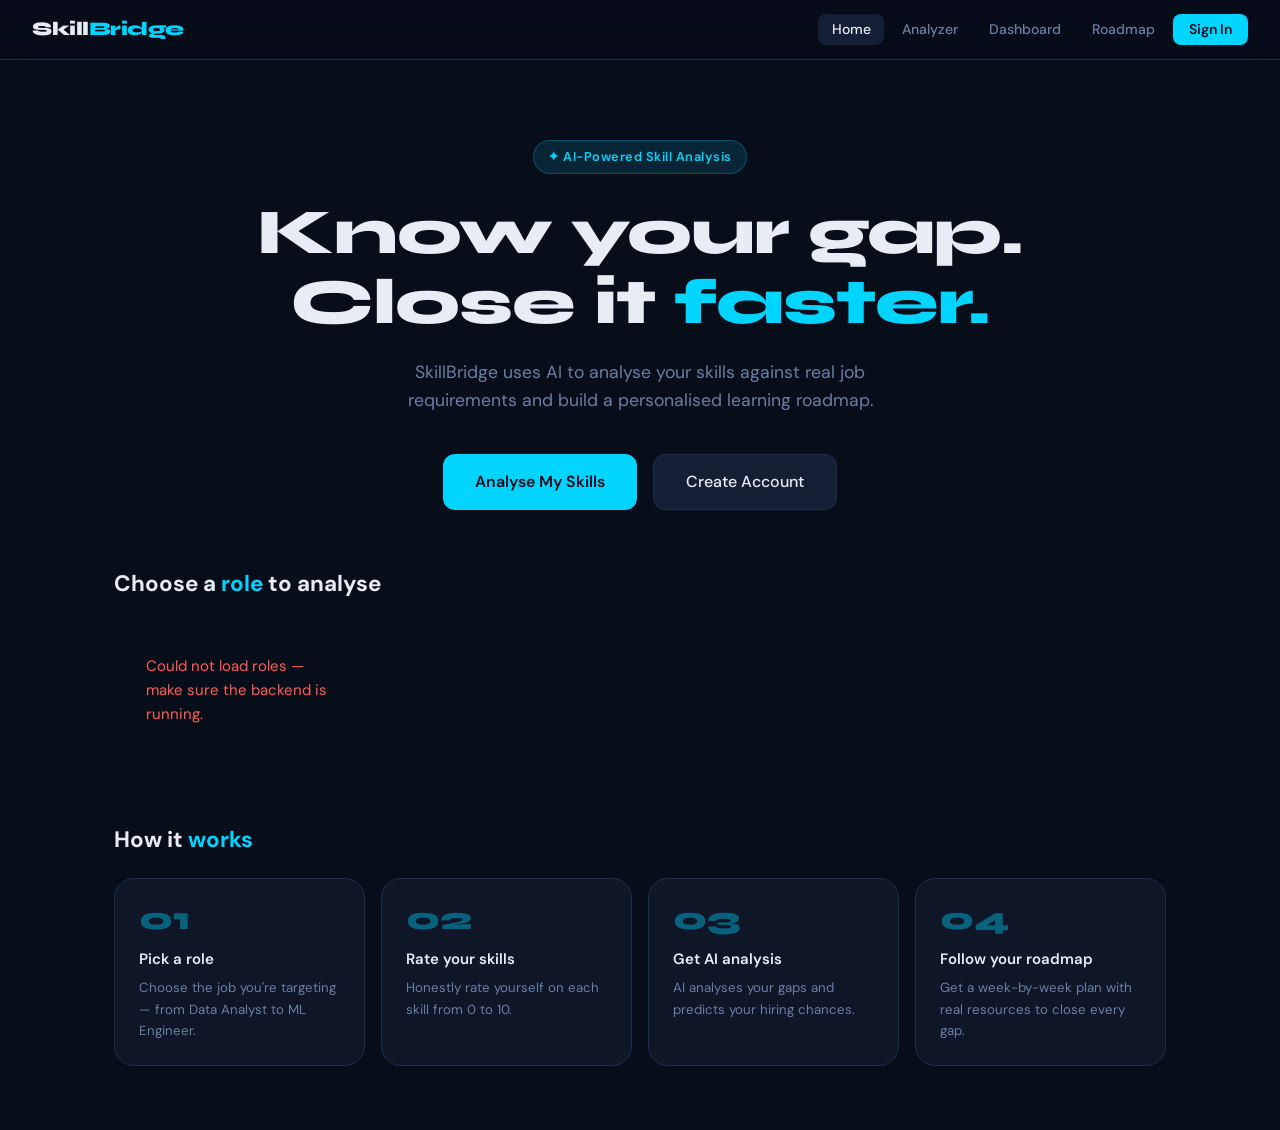
<file: frontend/index.html>
<!DOCTYPE html>
<html lang="en">
<head>
  <meta charset="UTF-8">
  <meta name="viewport" content="width=device-width, initial-scale=1.0">
  <title>SkillBridge — Know Your Gap</title>
  <link rel="stylesheet" href="style.css">
  <style>
    /* ── Warm-up overlay ── */
    #warmup-overlay {
      position: fixed;
      inset: 0;
      background: var(--bg);
      z-index: 9999;
      display: flex;
      flex-direction: column;
      align-items: center;
      justify-content: center;
      gap: 1.25rem;
      opacity: 0;
      pointer-events: none;
      transition: opacity 0.3s;
    }
    #warmup-overlay.visible {
      opacity: 1;
      pointer-events: all;
    }
    .warmup-logo {
      font-family: 'Syne', sans-serif;
      font-size: 1.6rem;
      font-weight: 800;
      color: var(--text);
    }
    .warmup-logo span { color: var(--cyan); }
    .warmup-msg {
      font-size: 0.9rem;
      color: var(--muted);
      text-align: center;
      max-width: 280px;
      line-height: 1.6;
    }
    .warmup-bar-wrap {
      width: 220px;
      height: 4px;
      background: var(--border);
      border-radius: 99px;
      overflow: hidden;
    }
    .warmup-bar {
      height: 100%;
      width: 0%;
      background: var(--cyan);
      border-radius: 99px;
      animation: warmup-fill 45s linear forwards;
    }
    @keyframes warmup-fill {
      0%   { width: 0%; }
      80%  { width: 85%; }
      100% { width: 92%; }
    }
    .warmup-hint {
      font-size: 0.75rem;
      color: var(--muted);
      opacity: 0.6;
    }

    /* ── rest of page styles ── */
    .hero {
      text-align: center;
      padding: 5rem 1.5rem 3.5rem;
    }
    .hero-tag {
      display: inline-flex;
      align-items: center;
      gap: 0.5rem;
      background: var(--cyan-glow);
      border: 1px solid rgba(0,212,255,0.25);
      color: var(--cyan);
      font-size: 0.8rem;
      font-weight: 600;
      letter-spacing: 0.5px;
      padding: 0.35rem 0.9rem;
      border-radius: 99px;
      margin-bottom: 1.5rem;
    }
    .hero h1 {
      font-size: clamp(2.4rem, 5vw, 4rem);
      font-weight: 800;
      line-height: 1.1;
      margin-bottom: 1.2rem;
      letter-spacing: -1px;
    }
    .hero h1 span { color: var(--cyan); }
    .hero p {
      font-size: 1.1rem;
      color: var(--muted);
      max-width: 520px;
      margin: 0 auto 2.5rem;
    }
    .hero-actions { display: flex; gap: 1rem; justify-content: center; flex-wrap: wrap; }

    .section-title {
      font-size: 1.4rem;
      font-weight: 700;
      margin-bottom: 1.25rem;
    }
    .section-title span { color: var(--cyan); }

    .roles-grid {
      display: grid;
      grid-template-columns: repeat(auto-fill, minmax(240px, 1fr));
      gap: 1rem;
      margin-bottom: 4rem;
    }

    .role-card {
      background: var(--bg2);
      border: 1px solid var(--border);
      border-radius: var(--radius-lg);
      padding: 1.5rem;
      cursor: pointer;
      transition: all 0.2s;
      text-decoration: none;
      display: block;
    }
    .role-card:hover {
      border-color: var(--cyan);
      background: var(--bg3);
      transform: translateY(-2px);
      box-shadow: 0 8px 24px rgba(0,212,255,0.1);
    }
    .role-icon {
      width: 44px; height: 44px;
      background: var(--cyan-glow);
      border: 1px solid rgba(0,212,255,0.2);
      border-radius: 10px;
      display: flex;
      align-items: center;
      justify-content: center;
      margin-bottom: 1rem;
      font-size: 1.2rem;
    }
    .role-title {
      font-family: 'Syne', sans-serif;
      font-size: 1rem;
      font-weight: 700;
      color: var(--text);
      margin-bottom: 0.4rem;
    }
    .role-desc { font-size: 0.82rem; color: var(--muted); line-height: 1.5; }

    .how-it-works {
      display: grid;
      grid-template-columns: repeat(auto-fit, minmax(200px, 1fr));
      gap: 1rem;
      margin-bottom: 4rem;
    }
    .step-card {
      background: var(--bg2);
      border: 1px solid var(--border);
      border-radius: var(--radius-lg);
      padding: 1.5rem;
    }
    .step-num {
      font-family: 'Syne', sans-serif;
      font-size: 2rem;
      font-weight: 800;
      color: var(--cyan);
      opacity: 0.4;
      line-height: 1;
      margin-bottom: 0.75rem;
    }
    .step-title { font-weight: 600; margin-bottom: 0.4rem; }
    .step-desc  { font-size: 0.83rem; color: var(--muted); }

    .roles-loading { text-align: center; padding: 3rem; color: var(--muted); }
  </style>
</head>
<body>

<!-- Warm-up overlay — only visible if backend takes >2s to respond -->
<div id="warmup-overlay">
  <div class="warmup-logo">Skill<span>Bridge</span></div>
  <div class="spinner"></div>
  <div class="warmup-msg">Waking up the server — this takes about 30–60 seconds on the free tier. Hang tight!</div>
  <div class="warmup-bar-wrap">
    <div class="warmup-bar"></div>
  </div>
  <div class="warmup-hint">Only happens after 15 min of inactivity</div>
</div>

<nav>
  <div class="nav-logo">Skill<span>Bridge</span></div>
  <ul class="nav-links">
    <li><a href="index.html" class="active">Home</a></li>
    <li><a href="analyzer.html">Analyzer</a></li>
    <li><a href="dashboard.html">Dashboard</a></li>
    <li><a href="roadmap.html">Roadmap</a></li>
    <li id="nav-auth"><a href="login.html" class="nav-btn">Sign In</a></li>
  </ul>
</nav>

<div class="hero">
  <div class="hero-tag">✦ AI-Powered Skill Analysis</div>
  <h1>Know your gap.<br>Close it <span>faster.</span></h1>
  <p>SkillBridge uses AI to analyse your skills against real job requirements and build a personalised learning roadmap.</p>
  <div class="hero-actions">
    <a href="analyzer.html" class="btn btn-primary btn-lg">Analyse My Skills</a>
    <a href="login.html" class="btn btn-ghost btn-lg">Create Account</a>
  </div>
</div>

<div class="container">

  <div class="section-title">Choose a <span>role</span> to analyse</div>
  <div class="roles-grid" id="roles-grid">
    <div class="roles-loading">
      <div class="spinner" style="margin: 0 auto 0.75rem;"></div>
      Loading roles...
    </div>
  </div>

  <div class="section-title">How it <span>works</span></div>
  <div class="how-it-works">
    <div class="step-card">
      <div class="step-num">01</div>
      <div class="step-title">Pick a role</div>
      <div class="step-desc">Choose the job you're targeting — from Data Analyst to ML Engineer.</div>
    </div>
    <div class="step-card">
      <div class="step-num">02</div>
      <div class="step-title">Rate your skills</div>
      <div class="step-desc">Honestly rate yourself on each skill from 0 to 10.</div>
    </div>
    <div class="step-card">
      <div class="step-num">03</div>
      <div class="step-title">Get AI analysis</div>
      <div class="step-desc">AI analyses your gaps and predicts your hiring chances.</div>
    </div>
    <div class="step-card">
      <div class="step-num">04</div>
      <div class="step-title">Follow your roadmap</div>
      <div class="step-desc">Get a week-by-week plan with real resources to close every gap.</div>
    </div>
  </div>

</div>

<script src="api.js"></script>
<script>
  const ROLE_ICONS = {
    'chart-bar':'📊','code':'💻','server':'🖥️','layers':'⚡','cpu':'🤖',
    'settings':'⚙️','palette':'🎨','shield':'🛡️','cloud':'☁️',
    'briefcase':'💼','trending-up':'📈','smartphone':'📱'
  };

  // Update nav based on login state
  const token = localStorage.getItem('token');
  const name  = localStorage.getItem('name');
  if (token && name) {
    document.getElementById('nav-auth').innerHTML =
      `<a href="profile.html">${name.split(' ')[0]}</a>
       <a href="#" onclick="logout()" style="margin-left:0.5rem;color:var(--muted);font-size:0.8rem;">Logout</a>`;
  }

  // ── Warm-up logic ──
  // Show overlay only if backend doesn't respond within 2 seconds
  let warmupTimer = null;
  let backendReady = false;

  const overlay = document.getElementById('warmup-overlay');

  warmupTimer = setTimeout(() => {
    if (!backendReady) {
      overlay.classList.add('visible');
    }
  }, 2000);

  async function loadRoles() {
    const grid = document.getElementById('roles-grid');
    try {
      const roles = await SkillsAPI.getRoles();

      // Backend responded — hide overlay
      backendReady = true;
      clearTimeout(warmupTimer);
      overlay.classList.remove('visible');

      grid.innerHTML = roles.map(r => `
        <a class="role-card" href="analyzer.html?role=${r.id}&roleName=${encodeURIComponent(r.title)}">
          <div class="role-icon">${ROLE_ICONS[r.icon] || '💡'}</div>
          <div class="role-title">${r.title}</div>
          <div class="role-desc">${r.description}</div>
        </a>
      `).join('');

    } catch {
      backendReady = true;
      clearTimeout(warmupTimer);
      overlay.classList.remove('visible');
      grid.innerHTML = '<p style="color:var(--red);padding:2rem;">Could not load roles — make sure the backend is running.</p>';
    }
  }

  loadRoles();
</script>
</body>
</html>
</file>
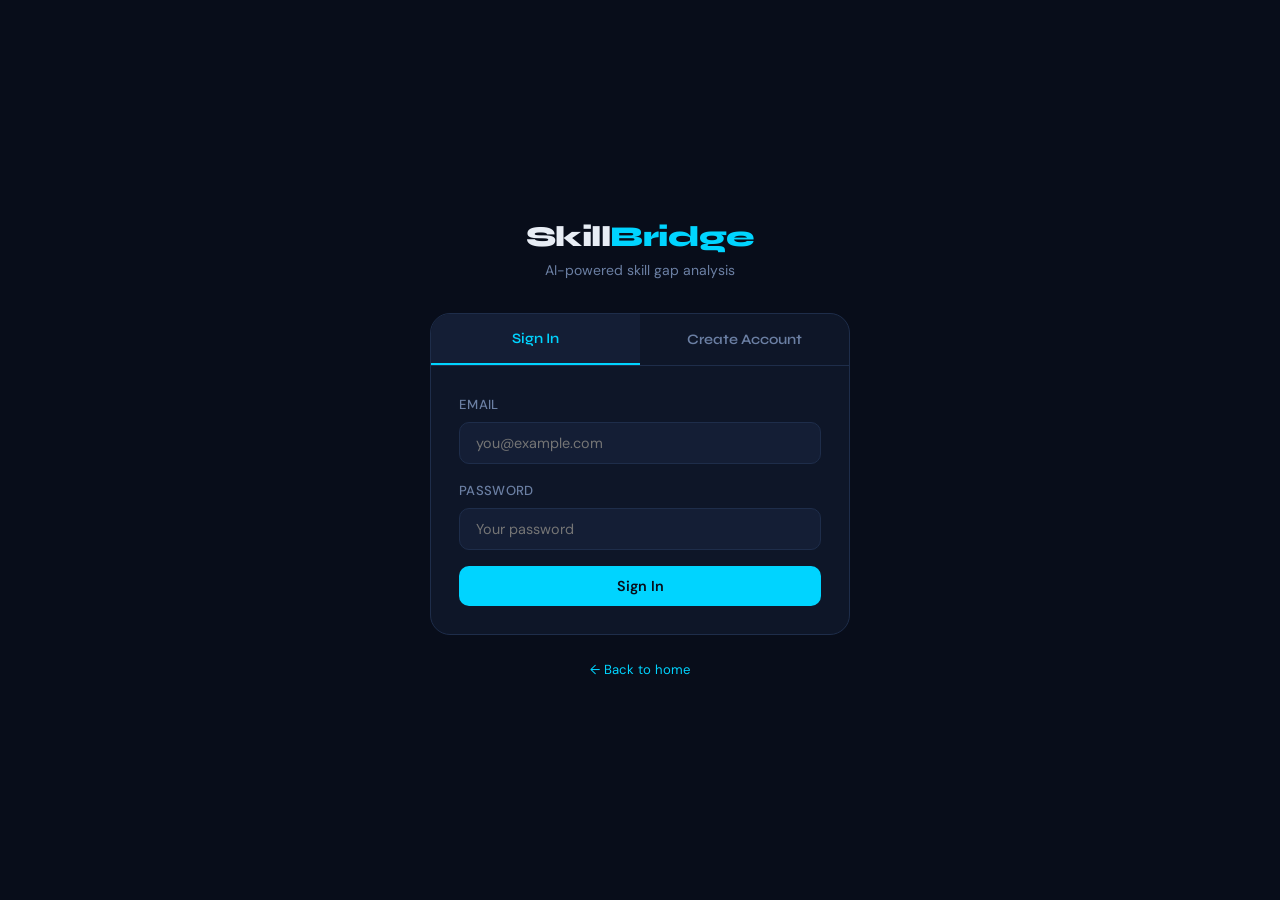
<file: frontend/analyzer.html>
<!DOCTYPE html>
<html lang="en">
<head>
  <meta charset="UTF-8">
  <meta name="viewport" content="width=device-width, initial-scale=1.0">
  <title>SkillBridge — Skill Analyzer</title>
  <link rel="stylesheet" href="style.css">
  <style>
    .analyzer-wrap { max-width: 700px; margin: 0 auto; }

    .input-method {
      display: grid;
      grid-template-columns: 1fr 1fr;
      gap: 1rem;
      margin-bottom: 1.5rem;
    }

    .method-card {
      background: var(--bg2);
      border: 2px solid var(--border);
      border-radius: var(--radius-lg);
      padding: 1.5rem;
      cursor: pointer;
      transition: all 0.2s;
      text-align: center;
    }
    .method-card:hover { border-color: var(--cyan); }
    .method-card.active {
      border-color: var(--cyan);
      background: var(--cyan-glow);
    }
    .method-icon { font-size: 2rem; margin-bottom: 0.6rem; }
    .method-title { font-family: 'Syne', sans-serif; font-weight: 700; font-size: 0.95rem; margin-bottom: 0.3rem; }
    .method-desc  { font-size: 0.78rem; color: var(--muted); }

    /* Upload/Paste tabs */
    .upload-tabs {
      display: flex;
      gap: 0;
      margin-bottom: 1rem;
      border-radius: var(--radius);
      overflow: hidden;
      border: 1px solid var(--border);
    }
    .upload-tab {
      flex: 1;
      padding: 0.6rem 1rem;
      text-align: center;
      font-size: 0.82rem;
      font-weight: 600;
      cursor: pointer;
      background: var(--bg2);
      color: var(--muted);
      border: none;
      transition: all 0.2s;
    }
    .upload-tab.active {
      background: var(--cyan-glow);
      color: var(--cyan);
      border-bottom: 2px solid var(--cyan);
    }
    .upload-tab:hover:not(.active) { color: var(--text); }

    .upload-panel { display: none; }
    .upload-panel.active { display: block; }

    .upload-area {
      border: 2px dashed var(--border);
      border-radius: var(--radius-lg);
      padding: 2.5rem;
      text-align: center;
      cursor: pointer;
      transition: all 0.2s;
      margin-bottom: 1rem;
    }
    .upload-area:hover { border-color: var(--cyan); background: var(--cyan-glow); }
    .upload-area.dragging { border-color: var(--cyan); background: var(--cyan-glow); }
    .upload-icon  { font-size: 2.5rem; margin-bottom: 0.75rem; }
    .upload-title { font-weight: 600; margin-bottom: 0.3rem; }
    .upload-desc  { font-size: 0.82rem; color: var(--muted); }

    /* Paste text area */
    .paste-area {
      width: 100%;
      min-height: 180px;
      background: var(--bg);
      border: 1px solid var(--border);
      border-radius: var(--radius);
      color: var(--text);
      font-size: 0.85rem;
      line-height: 1.6;
      padding: 1rem;
      resize: vertical;
      font-family: inherit;
      transition: border-color 0.2s;
      box-sizing: border-box;
      margin-bottom: 0.75rem;
    }
    .paste-area:focus {
      outline: none;
      border-color: var(--cyan);
    }
    .paste-area::placeholder { color: var(--muted); }

    .upload-result {
      background: var(--bg2);
      border: 1px solid var(--border);
      border-radius: var(--radius);
      padding: 1.25rem 1.5rem;
      margin-bottom: 1rem;
      display: none;
    }
    .upload-result.show { display: block; }
    .upload-result-top {
      display: flex;
      align-items: center;
      justify-content: space-between;
      margin-bottom: 0.75rem;
    }
    .upload-filename { font-weight: 600; font-size: 0.9rem; }
    .upload-summary  { font-size: 0.83rem; color: var(--muted); line-height: 1.5; }

    .role-selector {
      display: grid;
      grid-template-columns: 1fr auto;
      gap: 1rem;
      align-items: end;
      margin-bottom: 1.5rem;
    }

    .skill-card {
      background: var(--bg2);
      border: 1px solid var(--border);
      border-radius: var(--radius);
      padding: 1.25rem 1.5rem;
      margin-bottom: 0.75rem;
      transition: border-color 0.2s;
    }
    .skill-card:hover { border-color: var(--cyan); }
    .skill-card.ai-filled { border-color: rgba(0,212,255,0.3); }

    .skill-header {
      display: flex;
      justify-content: space-between;
      align-items: center;
      margin-bottom: 0.75rem;
    }
    .skill-name  { font-weight: 600; font-size: 0.95rem; }
    .skill-value { font-family: 'Syne', sans-serif; font-size: 1.3rem; font-weight: 700; color: var(--cyan); min-width: 2.5rem; text-align: right; }

    .skill-reason { font-size: 0.75rem; color: var(--cyan); margin-top: 0.4rem; opacity: 0.8; }

    .level-labels { display: flex; justify-content: space-between; font-size: 0.72rem; color: var(--muted); margin-top: 0.4rem; }

    .analyze-bar {
      position: sticky;
      bottom: 1.5rem;
      margin-top: 2rem;
    }
    .analyze-bar-inner {
      background: var(--bg2);
      border: 1px solid var(--border);
      border-radius: var(--radius-lg);
      padding: 1.25rem 1.5rem;
      display: flex;
      align-items: center;
      justify-content: space-between;
      gap: 1rem;
      backdrop-filter: blur(12px);
      box-shadow: 0 8px 32px rgba(0,0,0,0.4);
    }
    .analyze-bar-text { font-size: 0.875rem; color: var(--muted); }
    .analyze-bar-text strong { color: var(--text); display: block; font-size: 1rem; }

    .ai-badge {
      display: inline-flex;
      align-items: center;
      gap: 0.3rem;
      background: var(--cyan-glow);
      border: 1px solid rgba(0,212,255,0.25);
      color: var(--cyan);
      font-size: 0.7rem;
      font-weight: 600;
      padding: 0.15rem 0.5rem;
      border-radius: 99px;
      margin-left: 0.5rem;
    }

    @media(max-width:580px) {
      .input-method { grid-template-columns: 1fr; }
    }
  </style>
</head>
<body>

<nav>
  <div class="nav-logo">Skill<span>Bridge</span></div>
  <ul class="nav-links">
    <li><a href="index.html">Home</a></li>
    <li><a href="analyzer.html" class="active">Analyzer</a></li>
    <li><a href="dashboard.html">Dashboard</a></li>
    <li><a href="roadmap.html">Roadmap</a></li>
    <li><a href="profile.html">Profile</a></li>
  </ul>
</nav>

<div class="container page">
  <div class="analyzer-wrap">

    <div class="page-header">
      <h1>Skill Analyzer</h1>
      <p>Upload your resume or rate your skills manually — AI will analyse your gaps.</p>
    </div>

    <!-- Step 1: Choose method -->
    <div class="card" style="margin-bottom:1.5rem;">
      <p style="font-size:0.78rem;text-transform:uppercase;letter-spacing:0.5px;color:var(--muted);margin-bottom:0.75rem;font-weight:600;">Step 1 — How do you want to enter your skills?</p>
      <div class="input-method">
        <div class="method-card" id="method-upload" onclick="selectMethod('upload')">
          <div class="method-icon">📄</div>
          <div class="method-title">Upload Resume</div>
          <div class="method-desc">AI extracts your skills automatically from your PDF or pasted text</div>
        </div>
        <div class="method-card active" id="method-manual" onclick="selectMethod('manual')">
          <div class="method-icon">🎚️</div>
          <div class="method-title">Rate Manually</div>
          <div class="method-desc">Move sliders to rate each skill yourself</div>
        </div>
      </div>
    </div>

    <!-- Step 2: Role selector -->
    <div class="card" style="margin-bottom:1.5rem;">
      <p style="font-size:0.78rem;text-transform:uppercase;letter-spacing:0.5px;color:var(--muted);margin-bottom:0.75rem;font-weight:600;">Step 2 — Select your target job role</p>
      <div class="role-selector">
        <div class="form-group">
          <label>Target Job Role</label>
          <select id="role-select">
            <option value="">Loading roles...</option>
          </select>
        </div>
        <button class="btn btn-ghost" onclick="loadSkills()">Load Skills</button>
      </div>
    </div>

    <!-- Upload section -->
    <div id="upload-section" style="display:none;">
      <div class="card" style="margin-bottom:1.5rem;">
        <p style="font-size:0.78rem;text-transform:uppercase;letter-spacing:0.5px;color:var(--muted);margin-bottom:0.75rem;font-weight:600;">Step 3 — Upload your resume</p>

        <!-- PDF / Paste tabs -->
        <div class="upload-tabs">
          <button class="upload-tab active" id="tab-pdf" onclick="switchUploadTab('pdf')">📄 Upload PDF</button>
          <button class="upload-tab" id="tab-paste" onclick="switchUploadTab('paste')">📋 Paste Resume Text</button>
        </div>

        <!-- PDF upload panel -->
        <div class="upload-panel active" id="panel-pdf">
          <div class="upload-area" id="upload-area"
            onclick="document.getElementById('file-input').click()"
            ondragover="handleDragOver(event)"
            ondragleave="handleDragLeave(event)"
            ondrop="handleDrop(event)">
            <div class="upload-icon">📂</div>
            <div class="upload-title">Click to upload or drag and drop</div>
            <div class="upload-desc">PDF files only — max 5MB</div>
          </div>
          <input type="file" id="file-input" accept=".pdf" style="display:none;" onchange="handleFileSelect(event)">
        </div>

        <!-- Paste text panel -->
        <div class="upload-panel" id="panel-paste">
          <textarea
            class="paste-area"
            id="paste-input"
            placeholder="Paste your resume text here...&#10;&#10;Example:&#10;John Doe | Software Developer&#10;Skills: Python, SQL, React, Node.js&#10;Experience: 2 years at XYZ Company building web apps with React and Node.js..."></textarea>
          <button class="btn btn-primary" style="width:100%;" onclick="processPastedText()">
            ✦ Extract Skills from Text
          </button>
        </div>

        <div class="alert" id="upload-alert" style="margin-top:0.75rem;"></div>

        <div class="upload-result" id="upload-result">
          <div class="upload-result-top">
            <span class="upload-filename" id="upload-filename">resume.pdf</span>
            <span class="badge badge-cyan">✓ AI Extracted</span>
          </div>
          <div class="upload-summary" id="upload-summary"></div>
        </div>

      </div>
    </div>

    <!-- Skills area -->
    <div id="skills-area"></div>

    <!-- Sticky analyse bar -->
    <div class="analyze-bar" id="analyze-bar" style="display:none;">
      <div class="analyze-bar-inner">
        <div class="analyze-bar-text">
          <strong id="bar-role">Data Analyst</strong>
          <span id="bar-hint">Rate each skill then analyse</span>
        </div>
        <button class="btn btn-primary btn-lg" onclick="runAnalysis()" id="analyze-btn">
          Analyse My Skills →
        </button>
      </div>
    </div>

  </div>
</div>

<script src="api.js"></script>
<script>
  if (!requireLogin()) {}

  let currentSkills  = [];
  let currentRole    = '';
  let currentMethod  = 'manual';
  let aiReasons      = {};

  function selectMethod(method) {
    currentMethod = method;
    document.getElementById('method-upload').classList.toggle('active', method === 'upload');
    document.getElementById('method-manual').classList.toggle('active', method === 'manual');
    document.getElementById('upload-section').style.display = method === 'upload' ? 'block' : 'none';
  }

  function switchUploadTab(tab) {
    document.getElementById('tab-pdf').classList.toggle('active', tab === 'pdf');
    document.getElementById('tab-paste').classList.toggle('active', tab === 'paste');
    document.getElementById('panel-pdf').classList.toggle('active', tab === 'pdf');
    document.getElementById('panel-paste').classList.toggle('active', tab === 'paste');
  }

  async function init() {
    const roles = await SkillsAPI.getRoles();
    const sel   = document.getElementById('role-select');
    sel.innerHTML = '<option value="">— Select a role —</option>' +
      roles.map(r => `<option value="${r.id}" data-name="${r.title}">${r.title}</option>`).join('');

    const params = new URLSearchParams(window.location.search);
    const roleId = params.get('role');
    if (roleId) {
      sel.value = roleId;
      await loadSkills();
    }
  }

  async function loadSkills() {
    const sel    = document.getElementById('role-select');
    const roleId = sel.value;
    const opt    = sel.options[sel.selectedIndex];
    if (!roleId) return;

    currentRole = opt.getAttribute('data-name');
    document.getElementById('bar-role').textContent = currentRole;

    const area = document.getElementById('skills-area');
    area.innerHTML = `<div style="text-align:center;padding:2rem;color:var(--muted);">
      <div class="spinner" style="margin:0 auto 0.75rem;"></div>Loading skills...</div>`;

    try {
      const data    = await SkillsAPI.getRoleSkills(roleId);
      currentSkills = data.skills;
      renderSliders(currentSkills, {});
      document.getElementById('analyze-bar').style.display = 'block';
    } catch {
      area.innerHTML = '<p style="color:var(--red);">Could not load skills. Is the backend running?</p>';
    }
  }

  function renderSliders(skills, prefilled) {
    const area = document.getElementById('skills-area');
    area.innerHTML = skills.map((skill, i) => {
      const val    = prefilled[skill] !== undefined ? prefilled[skill] : 5;
      const reason = aiReasons[skill] || '';
      const isAI   = prefilled[skill] !== undefined;
      return `
        <div class="skill-card ${isAI ? 'ai-filled' : ''}">
          <div class="skill-header">
            <span class="skill-name">
              ${skill}
              ${isAI ? '<span class="ai-badge">✦ AI filled</span>' : ''}
            </span>
            <span class="skill-value" id="val-${i}">${val}</span>
          </div>
          <input type="range" min="0" max="10" value="${val}" id="slider-${i}"
            oninput="updateSlider(${i})" style="width:100%;">
          <div class="level-labels">
            <span>0 — No knowledge</span>
            <span>5 — Some experience</span>
            <span>10 — Expert</span>
          </div>
          ${reason ? `<div class="skill-reason">💡 ${reason}</div>` : ''}
        </div>
      `;
    }).join('');
  }

  function updateSlider(i) {
    const val = document.getElementById(`slider-${i}`).value;
    document.getElementById(`val-${i}`).textContent = val;
  }

  // ── Shared function to handle AI extraction result ──
  function applyExtractedSkills(result, sourceName) {
    const prefilled = {};
    aiReasons = {};
    result.extracted_skills.forEach(s => {
      const match = currentSkills.find(cs =>
        cs.toLowerCase().includes(s.name.toLowerCase()) ||
        s.name.toLowerCase().includes(cs.toLowerCase())
      );
      if (match) {
        prefilled[match] = s.level;
        aiReasons[match] = s.reason;
      }
    });

    document.getElementById('upload-filename').textContent = sourceName;
    document.getElementById('upload-summary').textContent  = result.summary;
    document.getElementById('upload-result').classList.add('show');

    if (currentSkills.length > 0) {
      renderSliders(currentSkills, prefilled);
      document.getElementById('analyze-bar').style.display = 'block';
      document.getElementById('bar-hint').textContent = 'AI pre-filled your skills — adjust if needed';
    }

    showUploadAlert(`✓ Extracted ${result.extracted_skills.length} skills!`, 'success');
  }

  // ── DRAG AND DROP ──
  function handleDragOver(e) {
    e.preventDefault();
    document.getElementById('upload-area').classList.add('dragging');
  }
  function handleDragLeave(e) {
    document.getElementById('upload-area').classList.remove('dragging');
  }
  function handleDrop(e) {
    e.preventDefault();
    document.getElementById('upload-area').classList.remove('dragging');
    const file = e.dataTransfer.files[0];
    if (file) processFile(file);
  }
  function handleFileSelect(e) {
    const file = e.target.files[0];
    if (file) processFile(file);
  }

  async function processFile(file) {
    if (!file.name.endsWith('.pdf')) {
      showUploadAlert('Please upload a PDF file only.', 'error');
      return;
    }

    const roleId = document.getElementById('role-select').value;
    if (!roleId) {
      showUploadAlert('Please select a job role first in Step 2.', 'error');
      return;
    }

    const area = document.getElementById('upload-area');
    area.innerHTML = `<div class="spinner" style="margin:0 auto 0.75rem;"></div>
      <div class="upload-title">Reading your resume...</div>
      <div class="upload-desc">AI is extracting your skills</div>`;

    try {
      const formData = new FormData();
      formData.append('file', file);

      const response = await fetch(
        `${API}/resume/extract?job_role=${encodeURIComponent(currentRole || 'Software Developer')}`,
        {
          method: 'POST',
          headers: { 'Authorization': `Bearer ${localStorage.getItem('token')}` },
          body: formData
        }
      );

      const result = await response.json();
      if (result.detail) throw new Error(result.detail);

      area.innerHTML = `<div class="upload-icon">✅</div>
        <div class="upload-title">Resume uploaded successfully!</div>
        <div class="upload-desc">Skills pre-filled — adjust any slider if needed</div>`;

      if (currentSkills.length === 0) await loadSkills();
      applyExtractedSkills(result, file.name);

    } catch(e) {
      area.innerHTML = `<div class="upload-icon">📂</div>
        <div class="upload-title">Click to upload or drag and drop</div>
        <div class="upload-desc">PDF files only — max 5MB</div>`;
      showUploadAlert('Upload failed: ' + e.message, 'error');
    }
  }

  // ── PASTE TEXT ──
  async function processPastedText() {
    const text = document.getElementById('paste-input').value.trim();

    if (!text || text.length < 30) {
      showUploadAlert('Please paste some resume text first (at least a few lines).', 'error');
      return;
    }

    const roleId = document.getElementById('role-select').value;
    if (!roleId) {
      showUploadAlert('Please select a job role first in Step 2.', 'error');
      return;
    }

    const btn = document.querySelector('#panel-paste .btn-primary');
    btn.innerHTML = '<div class="spinner" style="display:inline-block;width:1rem;height:1rem;margin-right:0.5rem;"></div> Extracting skills...';
    btn.disabled = true;

    try {
      const response = await fetch(
        `${API}/resume/extract-text?job_role=${encodeURIComponent(currentRole || 'Software Developer')}`,
        {
          method: 'POST',
          headers: {
            'Authorization': `Bearer ${localStorage.getItem('token')}`,
            'Content-Type': 'application/json'
          },
          body: JSON.stringify({ text })
        }
      );

      const result = await response.json();
      if (result.detail) throw new Error(result.detail);

      if (currentSkills.length === 0) await loadSkills();
      applyExtractedSkills(result, 'Pasted resume text');

    } catch(e) {
      showUploadAlert('Extraction failed: ' + e.message, 'error');
    } finally {
      btn.innerHTML = '✦ Extract Skills from Text';
      btn.disabled = false;
    }
  }

  function showUploadAlert(msg, type) {
    const el = document.getElementById('upload-alert');
    el.textContent = msg;
    el.className   = `alert alert-${type} show`;
    setTimeout(() => el.className = 'alert', 4000);
  }

  async function runAnalysis() {
    if (!currentSkills.length) return;

    const btn = document.getElementById('analyze-btn');
    btn.innerHTML = '<div class="spinner"></div> Analysing...';
    btn.disabled  = true;

    const ratings = {};
    currentSkills.forEach((skill, i) => {
      ratings[skill] = parseInt(document.getElementById(`slider-${i}`).value);
    });

    try {
      const result = await AnalysisAPI.run(currentRole, ratings);
      if (result.detail) throw new Error(result.detail);
      saveAnalysis(result);
      window.location.href = 'results.html';
    } catch(e) {
      btn.innerHTML = 'Analyse My Skills →';
      btn.disabled  = false;
      alert('Analysis failed: ' + e.message);
    }
  }

  init();
</script>
</body>
</html>
</file>
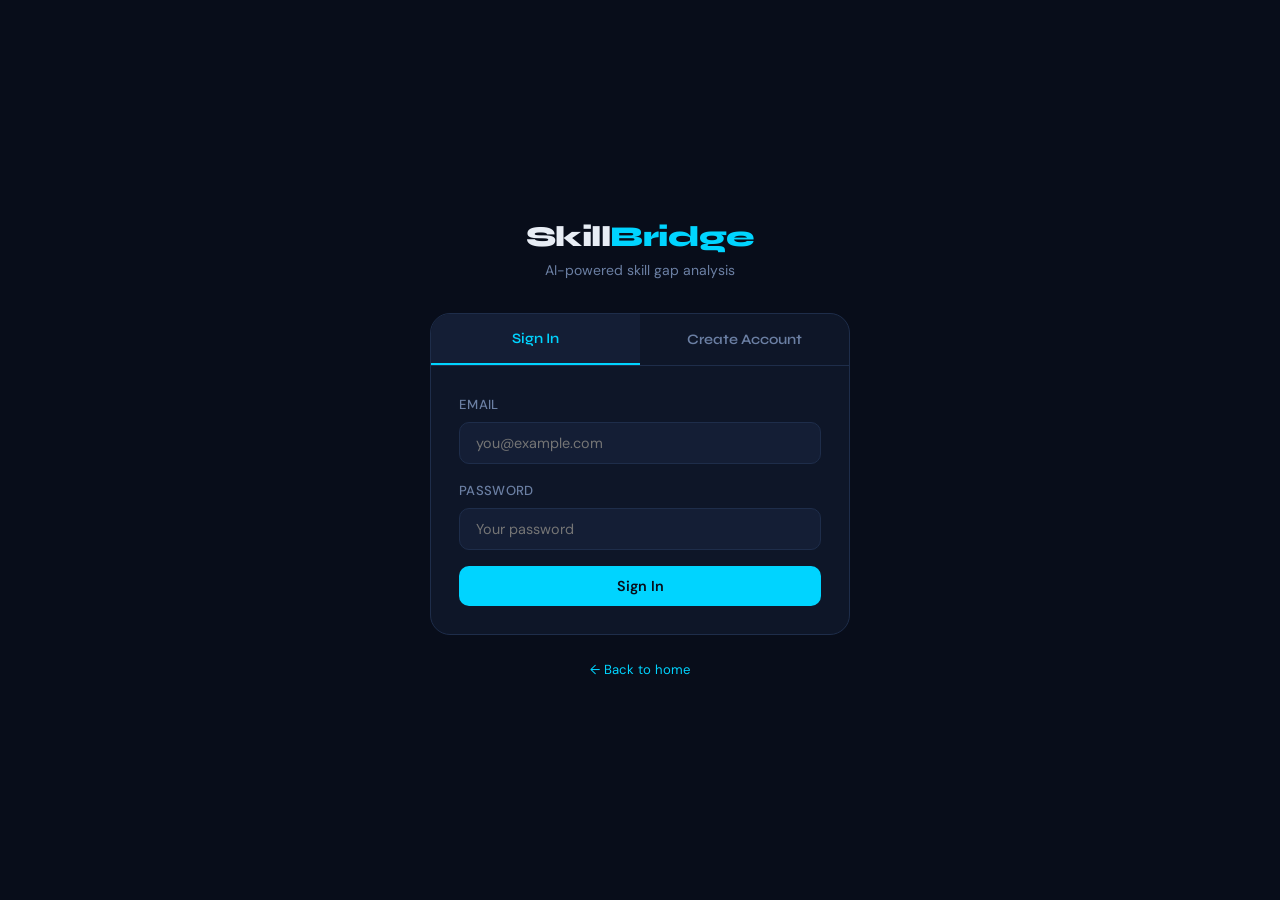
<file: frontend/dashboard.html>
<!DOCTYPE html>
<html lang="en">
<head>
  <meta charset="UTF-8">
  <meta name="viewport" content="width=device-width, initial-scale=1.0">
  <title>SkillBridge — Dashboard</title>
  <link rel="stylesheet" href="style.css">
  <style>
    .stats-grid {
      display: grid;
      grid-template-columns: repeat(auto-fit, minmax(180px, 1fr));
      gap: 1rem;
      margin-bottom: 2rem;
    }

    .stat-card {
      background: var(--bg2);
      border: 1px solid var(--border);
      border-radius: var(--radius-lg);
      padding: 1.4rem 1.5rem;
    }
    .stat-icon {
      font-size: 1.4rem;
      margin-bottom: 0.75rem;
    }
    .stat-label {
      font-size: 0.75rem;
      text-transform: uppercase;
      letter-spacing: 0.5px;
      color: var(--muted);
      margin-bottom: 0.3rem;
    }
    .stat-value {
      font-family: 'Syne', sans-serif;
      font-size: 2rem;
      font-weight: 800;
      color: var(--cyan);
      line-height: 1;
    }
    .stat-sub {
      font-size: 0.78rem;
      color: var(--muted);
      margin-top: 0.3rem;
    }

    /* score card special */
    .score-stat {
      background: linear-gradient(135deg, rgba(0,212,255,0.08), rgba(0,212,255,0.02));
      border-color: rgba(0,212,255,0.25);
    }
    .score-stat .stat-value { color: var(--cyan); }

    /* progress card */
    .progress-stat .task-progress {
      margin-top: 0.6rem;
    }

    /* history table */
    .history-card {
      background: var(--bg2);
      border: 1px solid var(--border);
      border-radius: var(--radius-lg);
      overflow: hidden;
      margin-bottom: 2rem;
    }
    .history-head {
      padding: 1.25rem 1.5rem;
      border-bottom: 1px solid var(--border);
      display: flex;
      align-items: center;
      justify-content: space-between;
    }
    .history-head h2 { font-size: 1rem; font-weight: 700; }

    table {
      width: 100%;
      border-collapse: collapse;
    }
    thead th {
      text-align: left;
      padding: 0.75rem 1.5rem;
      font-size: 0.75rem;
      text-transform: uppercase;
      letter-spacing: 0.5px;
      color: var(--muted);
      background: var(--bg3);
      font-weight: 500;
    }
    tbody tr {
      border-top: 1px solid var(--border);
      transition: background 0.15s;
    }
    tbody tr:hover { background: var(--bg3); }
    tbody td {
      padding: 1rem 1.5rem;
      font-size: 0.875rem;
    }

    .score-pill {
      display: inline-block;
      padding: 0.2rem 0.7rem;
      border-radius: 99px;
      font-family: 'Syne', sans-serif;
      font-weight: 700;
      font-size: 0.85rem;
    }
    .score-high   { background: rgba(0,229,160,0.12); color: var(--green); }
    .score-mid    { background: rgba(0,212,255,0.1);  color: var(--cyan); }
    .score-low    { background: rgba(255,181,71,0.12); color: var(--amber); }

    .empty-history {
      text-align: center;
      padding: 3rem 1.5rem;
      color: var(--muted);
    }
    .empty-history p { margin-bottom: 1rem; }

    /* quick actions */
    .quick-actions {
      display: grid;
      grid-template-columns: repeat(auto-fit, minmax(200px, 1fr));
      gap: 1rem;
      margin-bottom: 2rem;
    }
    .action-card {
      background: var(--bg2);
      border: 1px solid var(--border);
      border-radius: var(--radius-lg);
      padding: 1.4rem;
      text-decoration: none;
      transition: all 0.2s;
      display: flex;
      align-items: center;
      gap: 1rem;
    }
    .action-card:hover {
      border-color: var(--cyan);
      transform: translateY(-2px);
    }
    .action-icon {
      font-size: 1.6rem;
      flex-shrink: 0;
    }
    .action-text {}
    .action-title {
      font-family: 'Syne', sans-serif;
      font-weight: 700;
      font-size: 0.95rem;
      color: var(--text);
      margin-bottom: 0.2rem;
    }
    .action-desc {
      font-size: 0.78rem;
      color: var(--muted);
    }
  </style>
</head>
<body>

<nav>
  <div class="nav-logo">Skill<span>Bridge</span></div>
  <ul class="nav-links">
    <li><a href="index.html">Home</a></li>
    <li><a href="analyzer.html">Analyzer</a></li>
    <li><a href="dashboard.html" class="active">Dashboard</a></li>
    <li><a href="roadmap.html">Roadmap</a></li>
    <li><a href="profile.html">Profile</a></li>
  </ul>
</nav>

<div class="container page">

  <div id="loading" class="loading-state">
    <div class="spinner"></div>
    <p>Loading your dashboard...</p>
  </div>

  <div id="content" style="display:none;">

    <div class="page-header">
      <h1>Dashboard</h1>
      <p id="dash-subtitle">Welcome back! Here's your progress overview.</p>
    </div>

    <!-- Stats -->
    <div class="stats-grid">
      <div class="stat-card score-stat">
        <div class="stat-icon">🎯</div>
        <div class="stat-label">Readiness Score</div>
        <div class="stat-value" id="stat-score">—</div>
        <div class="stat-sub" id="stat-role">No analysis yet</div>
      </div>
      <div class="stat-card">
        <div class="stat-icon">📊</div>
        <div class="stat-label">Analyses Done</div>
        <div class="stat-value" id="stat-analyses">0</div>
        <div class="stat-sub">total sessions</div>
      </div>
      <div class="stat-card progress-stat">
        <div class="stat-icon">✅</div>
        <div class="stat-label">Tasks Completed</div>
        <div class="stat-value" id="stat-tasks">0</div>
        <div class="stat-sub" id="stat-tasks-sub">of 0 total tasks</div>
        <div class="task-progress">
          <div class="progress-bar">
            <div class="progress-fill" id="task-prog-bar" style="width:0%"></div>
          </div>
        </div>
      </div>
      <div class="stat-card">
        <div class="stat-icon">📈</div>
        <div class="stat-label">Roadmap Progress</div>
        <div class="stat-value" id="stat-progress">0%</div>
        <div class="stat-sub">tasks finished</div>
      </div>
    </div>

    <!-- Quick Actions -->
    <h2 style="font-size:1rem;font-weight:700;margin-bottom:1rem;color:var(--muted);text-transform:uppercase;letter-spacing:0.5px;">Quick Actions</h2>
    <div class="quick-actions">
      <a href="analyzer.html" class="action-card">
        <div class="action-icon">🔍</div>
        <div class="action-text">
          <div class="action-title">Run New Analysis</div>
          <div class="action-desc">Rate your skills and get fresh AI insights</div>
        </div>
      </a>
      <a href="results.html" class="action-card">
        <div class="action-icon">📋</div>
        <div class="action-text">
          <div class="action-title">View Last Results</div>
          <div class="action-desc">See your gap analysis and hiring prediction</div>
        </div>
      </a>
      <a href="roadmap.html" class="action-card">
        <div class="action-icon">🗺️</div>
        <div class="action-text">
          <div class="action-title">My Roadmap</div>
          <div class="action-desc">Continue your week-by-week learning plan</div>
        </div>
      </a>
      <a href="profile.html" class="action-card">
        <div class="action-icon">👤</div>
        <div class="action-text">
          <div class="action-title">Edit Profile</div>
          <div class="action-desc">Update your name and bio</div>
        </div>
      </a>
    </div>

    <!-- History Table -->
    <div class="history-card">
      <div class="history-head">
        <h2>Analysis History</h2>
        <a href="analyzer.html" class="btn btn-ghost" style="padding:0.4rem 0.9rem;font-size:0.82rem;">+ New Analysis</a>
      </div>
      <div id="history-body">
        <div class="empty-history">
          <p>No analyses yet.</p>
          <a href="analyzer.html" class="btn btn-primary">Run Your First Analysis</a>
        </div>
      </div>
    </div>

  </div>
</div>

<script src="api.js"></script>
<script>
  if (!requireLogin()) {}

  function scoreClass(score) {
    if (score >= 75) return 'score-high';
    if (score >= 50) return 'score-mid';
    return 'score-low';
  }

  function formatDate(str) {
    if (!str) return '—';
    return new Date(str).toLocaleDateString('en-IN', {
      day: 'numeric', month: 'short', year: 'numeric'
    });
  }

  async function load() {
    const loading = document.getElementById('loading');
    const content = document.getElementById('content');

    try {
      const stats = await DashboardAPI.getStats();
      if (stats.detail) throw new Error(stats.detail);

      // Stats cards
      document.getElementById('stat-score').textContent     = stats.overall_score ?? '—';
      document.getElementById('stat-role').textContent      = stats.current_role  ?? 'No analysis yet';
      document.getElementById('stat-analyses').textContent  = stats.total_analyses ?? 0;
      document.getElementById('stat-tasks').textContent     = stats.tasks_completed ?? 0;
      document.getElementById('stat-tasks-sub').textContent = `of ${stats.total_tasks ?? 0} total tasks`;
      document.getElementById('stat-progress').textContent  = (stats.progress_percent ?? 0) + '%';
      document.getElementById('task-prog-bar').style.width  = (stats.progress_percent ?? 0) + '%';

      // Subtitle with user name
      const name = localStorage.getItem('name');
      if (name) {
        document.getElementById('dash-subtitle').textContent =
          `Welcome back, ${name.split(' ')[0]}! Here's your progress overview.`;
      }

      // History table
      const history = stats.history || [];
      if (history.length > 0) {
        document.getElementById('history-body').innerHTML = `
          <table>
            <thead>
              <tr>
                <th>Role</th>
                <th>Score</th>
                <th>Date</th>
                <th>Action</th>
              </tr>
            </thead>
            <tbody>
              ${history.map(h => `
                <tr>
                  <td style="font-weight:500;">${h.job_role}</td>
                  <td><span class="score-pill ${scoreClass(h.overall_score)}">${h.overall_score}</span></td>
                  <td style="color:var(--muted);">${formatDate(h.created_at)}</td>
                  <td><a href="results.html" class="btn btn-ghost" style="padding:0.3rem 0.75rem;font-size:0.78rem;">View</a></td>
                </tr>
              `).join('')}
            </tbody>
          </table>
        `;
      }

      loading.style.display = 'none';
      content.style.display = 'block';

    } catch(e) {
      loading.innerHTML = `<p style="color:var(--red);">Could not load dashboard: ${e.message}</p>`;
    }
  }

  load();
</script>
</body>
</html>
</file>
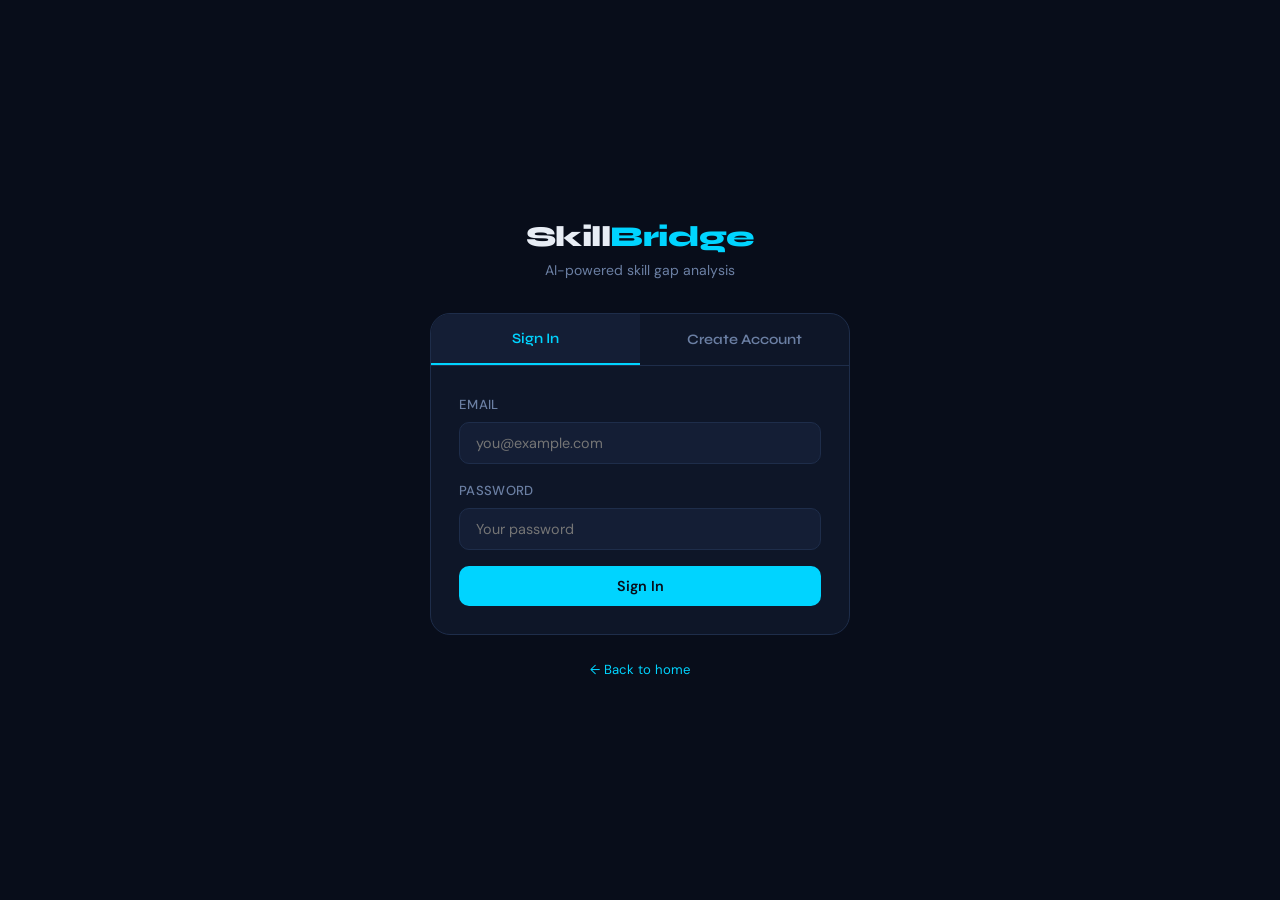
<file: frontend/login.html>
<!DOCTYPE html>
<html lang="en">
<head>
  <meta charset="UTF-8">
  <meta name="viewport" content="width=device-width, initial-scale=1.0">
  <title>SkillBridge — Sign In</title>
  <link rel="stylesheet" href="style.css">
  <style>
    body {
      display: flex;
      align-items: center;
      justify-content: center;
      min-height: 100vh;
      padding: 1.5rem;
      background: var(--bg);
    }

    .auth-wrap {
      width: 100%;
      max-width: 420px;
    }

    .auth-logo {
      text-align: center;
      margin-bottom: 2rem;
    }
    .auth-logo h1 {
      font-size: 1.8rem;
      font-weight: 800;
      letter-spacing: -0.5px;
    }
    .auth-logo h1 span { color: var(--cyan); }
    .auth-logo p {
      font-size: 0.875rem;
      color: var(--muted);
      margin-top: 0.3rem;
    }

    .auth-card {
      background: var(--bg2);
      border: 1px solid var(--border);
      border-radius: var(--radius-lg);
      overflow: hidden;
    }

    .tabs {
      display: grid;
      grid-template-columns: 1fr 1fr;
      border-bottom: 1px solid var(--border);
    }
    .tab-btn {
      padding: 1rem;
      text-align: center;
      font-family: 'Syne', sans-serif;
      font-size: 0.9rem;
      font-weight: 600;
      cursor: pointer;
      background: none;
      border: none;
      color: var(--muted);
      transition: all 0.2s;
    }
    .tab-btn.active {
      color: var(--cyan);
      background: var(--bg3);
      border-bottom: 2px solid var(--cyan);
    }

    .tab-content { padding: 1.75rem; }

    .form-stack { display: flex; flex-direction: column; gap: 1rem; }

    .auth-footer {
      text-align: center;
      margin-top: 1.5rem;
      font-size: 0.82rem;
      color: var(--muted);
    }
    .auth-footer a { color: var(--cyan); }
  </style>
</head>
<body>

<div class="auth-wrap">

  <div class="auth-logo">
    <h1>Skill<span>Bridge</span></h1>
    <p>AI-powered skill gap analysis</p>
  </div>

  <div class="auth-card">
    <div class="tabs">
      <button class="tab-btn active" onclick="switchTab('login')">Sign In</button>
      <button class="tab-btn" onclick="switchTab('register')">Create Account</button>
    </div>

    <!-- LOGIN -->
    <div class="tab-content" id="tab-login">
      <div class="form-stack">
        <div class="alert" id="login-error"></div>
        <div class="form-group">
          <label>Email</label>
          <input type="email" id="login-email" placeholder="you@example.com">
        </div>
        <div class="form-group">
          <label>Password</label>
          <input type="password" id="login-password" placeholder="Your password">
        </div>
        <button class="btn btn-primary btn-full" onclick="doLogin()" id="login-btn">
          Sign In
        </button>
      </div>
    </div>

    <!-- REGISTER -->
    <div class="tab-content" id="tab-register" style="display:none;">
      <div class="form-stack">
        <div class="alert" id="reg-error"></div>
        <div class="form-group">
          <label>Full Name</label>
          <input type="text" id="reg-name" placeholder="Your name">
        </div>
        <div class="form-group">
          <label>Email</label>
          <input type="email" id="reg-email" placeholder="you@example.com">
        </div>
        <div class="form-group">
          <label>Password</label>
          <input type="password" id="reg-password" placeholder="Create a password">
        </div>
        <button class="btn btn-primary btn-full" onclick="doRegister()" id="reg-btn">
          Create Account
        </button>
      </div>
    </div>
  </div>

  <div class="auth-footer">
    <a href="index.html">← Back to home</a>
  </div>

</div>

<script src="api.js"></script>
<script>
  // Already logged in → redirect to dashboard
  if (localStorage.getItem('token')) {
    window.location.href = 'dashboard.html';
  }

  function switchTab(tab) {
    document.getElementById('tab-login').style.display    = tab === 'login'    ? 'block' : 'none';
    document.getElementById('tab-register').style.display = tab === 'register' ? 'block' : 'none';
    document.querySelectorAll('.tab-btn').forEach((btn, i) => {
      btn.classList.toggle('active', (i === 0 && tab === 'login') || (i === 1 && tab === 'register'));
    });
  }

  function showError(id, msg) {
    const el = document.getElementById(id);
    el.textContent = msg;
    el.className = 'alert alert-error show';
  }

  async function doLogin() {
    const email    = document.getElementById('login-email').value.trim();
    const password = document.getElementById('login-password').value;
    const btn      = document.getElementById('login-btn');

    if (!email || !password) return showError('login-error', 'Please fill in all fields.');

    btn.innerHTML = '<div class="spinner" style="margin:0 auto;"></div>';
    btn.disabled  = true;

    const result = await AuthAPI.login(email, password);
    if (result.token) {
      localStorage.setItem('token', result.token);
      localStorage.setItem('name',  result.name);
      localStorage.setItem('email', result.email);
      window.location.href = 'dashboard.html';
    } else {
      showError('login-error', result.detail || 'Login failed. Check your email and password.');
      btn.innerHTML = 'Sign In';
      btn.disabled  = false;
    }
  }

  async function doRegister() {
    const name     = document.getElementById('reg-name').value.trim();
    const email    = document.getElementById('reg-email').value.trim();
    const password = document.getElementById('reg-password').value;
    const btn      = document.getElementById('reg-btn');

    if (!name || !email || !password) return showError('reg-error', 'Please fill in all fields.');
    if (password.length < 6) return showError('reg-error', 'Password must be at least 6 characters.');

    btn.innerHTML = '<div class="spinner" style="margin:0 auto;"></div>';
    btn.disabled  = true;

    const result = await AuthAPI.register(name, email, password);
    if (result.token) {
      localStorage.setItem('token', result.token);
      localStorage.setItem('name',  result.name);
      localStorage.setItem('email', result.email);
      window.location.href = 'analyzer.html';
    } else {
      showError('reg-error', result.detail || 'Registration failed. Try a different email.');
      btn.innerHTML = 'Create Account';
      btn.disabled  = false;
    }
  }

  // Allow Enter key to submit
  document.addEventListener('keydown', e => {
    if (e.key !== 'Enter') return;
    const loginVisible = document.getElementById('tab-login').style.display !== 'none';
    if (loginVisible) doLogin(); else doRegister();
  });
</script>
</body>
</html>
</file>
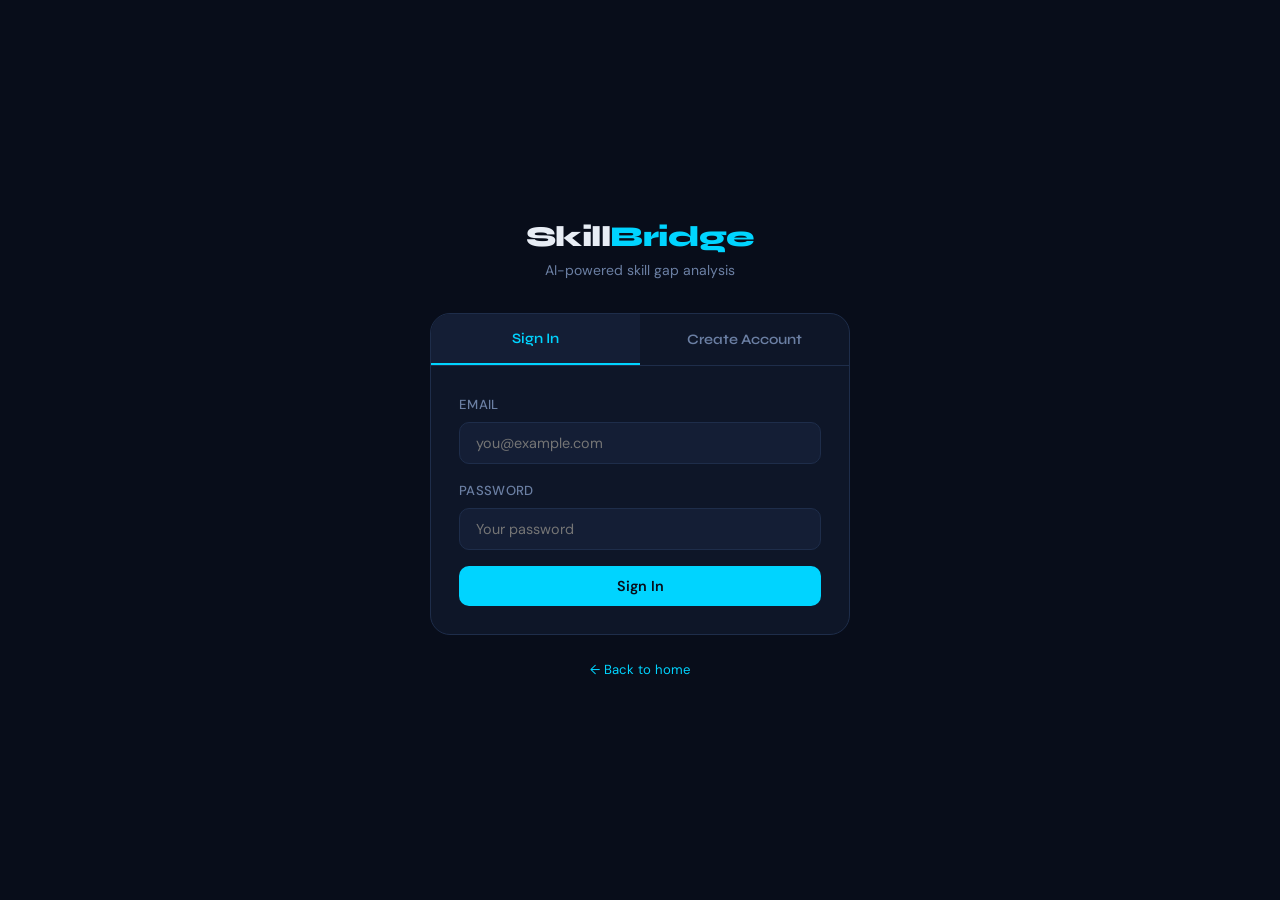
<file: frontend/profile.html>
<!DOCTYPE html>
<html lang="en">
<head>
  <meta charset="UTF-8">
  <meta name="viewport" content="width=device-width, initial-scale=1.0">
  <title>SkillBridge — Profile</title>
  <link rel="stylesheet" href="style.css">
  <style>
    .profile-wrap { max-width: 600px; margin: 0 auto; }

    .profile-header-card {
      background: var(--bg2);
      border: 1px solid var(--border);
      border-radius: var(--radius-lg);
      padding: 2rem;
      display: flex;
      align-items: center;
      gap: 1.5rem;
      margin-bottom: 1.5rem;
      flex-wrap: wrap;
    }
    .avatar {
      width: 70px;
      height: 70px;
      border-radius: 50%;
      background: var(--cyan-glow);
      border: 2px solid rgba(0,212,255,0.3);
      display: flex;
      align-items: center;
      justify-content: center;
      font-family: 'Syne', sans-serif;
      font-size: 1.6rem;
      font-weight: 800;
      color: var(--cyan);
      flex-shrink: 0;
    }
    .profile-info h2 {
      font-size: 1.2rem;
      font-weight: 700;
      margin-bottom: 0.25rem;
    }
    .profile-info p { font-size: 0.875rem; color: var(--muted); }
    .profile-info .joined {
      font-size: 0.78rem;
      color: var(--muted);
      margin-top: 0.2rem;
    }

    .edit-card {
      background: var(--bg2);
      border: 1px solid var(--border);
      border-radius: var(--radius-lg);
      padding: 1.75rem;
      margin-bottom: 1.5rem;
    }
    .edit-card h2 {
      font-size: 1rem;
      font-weight: 700;
      margin-bottom: 1.25rem;
      padding-bottom: 0.75rem;
      border-bottom: 1px solid var(--border);
    }
    .form-stack { display: flex; flex-direction: column; gap: 1rem; }

    textarea {
      resize: vertical;
      min-height: 90px;
    }

    .danger-card {
      background: rgba(255,92,92,0.04);
      border: 1px solid rgba(255,92,92,0.2);
      border-radius: var(--radius-lg);
      padding: 1.25rem 1.5rem;
      display: flex;
      align-items: center;
      justify-content: space-between;
      gap: 1rem;
      flex-wrap: wrap;
    }
    .danger-text h3 { font-size: 0.9rem; font-weight: 600; margin-bottom: 0.2rem; }
    .danger-text p  { font-size: 0.8rem; color: var(--muted); }
    .btn-danger {
      background: rgba(255,92,92,0.1);
      color: var(--red);
      border: 1px solid rgba(255,92,92,0.3);
      border-radius: 8px;
      padding: 0.5rem 1.1rem;
      font-size: 0.85rem;
      font-weight: 600;
      cursor: pointer;
      white-space: nowrap;
      transition: all 0.2s;
    }
    .btn-danger:hover { background: rgba(255,92,92,0.2); }
  </style>
</head>
<body>

<nav>
  <div class="nav-logo">Skill<span>Bridge</span></div>
  <ul class="nav-links">
    <li><a href="index.html">Home</a></li>
    <li><a href="analyzer.html">Analyzer</a></li>
    <li><a href="dashboard.html">Dashboard</a></li>
    <li><a href="roadmap.html">Roadmap</a></li>
    <li><a href="profile.html" class="active">Profile</a></li>
  </ul>
</nav>

<div class="container page">
  <div class="profile-wrap">

    <div class="page-header">
      <h1>My Profile</h1>
      <p>Manage your account details.</p>
    </div>

    <div id="loading" class="loading-state">
      <div class="spinner"></div>
      <p>Loading profile...</p>
    </div>

    <div id="content" style="display:none;">

      <!-- Profile header -->
      <div class="profile-header-card">
        <div class="avatar" id="avatar-initials">?</div>
        <div class="profile-info">
          <h2 id="profile-name">—</h2>
          <p id="profile-email">—</p>
          <p class="joined" id="profile-joined">—</p>
        </div>
      </div>

      <!-- Edit form -->
      <div class="edit-card">
        <h2>Edit Profile</h2>
        <div class="form-stack">
          <div class="alert" id="update-alert"></div>
          <div class="form-group">
            <label>Full Name</label>
            <input type="text" id="edit-name" placeholder="Your name">
          </div>
          <div class="form-group">
            <label>Email</label>
            <input type="email" id="edit-email" disabled style="opacity:0.5;cursor:not-allowed;">
          </div>
          <div class="form-group">
            <label>Bio <span style="font-size:0.75rem;color:var(--muted);text-transform:none;letter-spacing:0;">(optional)</span></label>
            <textarea id="edit-bio" placeholder="Tell us about yourself — your goals, background, what you're learning..."></textarea>
          </div>
          <div style="display:flex;gap:0.75rem;flex-wrap:wrap;">
            <button class="btn btn-primary" onclick="saveProfile()" id="save-btn">Save Changes</button>
            <button class="btn btn-ghost" onclick="cancelEdit()">Cancel</button>
          </div>
        </div>
      </div>

      <!-- Danger zone -->
      <div class="danger-card">
        <div class="danger-text">
          <h3>Sign Out</h3>
          <p>This will clear your session from this device.</p>
        </div>
        <button class="btn-danger" onclick="logout()">Sign Out</button>
      </div>

    </div>
  </div>
</div>

<script src="api.js"></script>
<script>
  if (!requireLogin()) {}

  let originalName = '';
  let originalBio  = '';

  function getInitials(name) {
    return name.split(' ').map(w => w[0]).join('').toUpperCase().slice(0, 2);
  }

  function formatJoined(str) {
    if (!str) return '';
    return 'Joined ' + new Date(str).toLocaleDateString('en-IN', { month: 'long', year: 'numeric' });
  }

  function showAlert(msg, type='success') {
    const el = document.getElementById('update-alert');
    el.textContent = msg;
    el.className   = `alert alert-${type} show`;
    setTimeout(() => el.className = 'alert', 3000);
  }

  async function load() {
    const loading = document.getElementById('loading');
    const content = document.getElementById('content');

    try {
      const user = await ProfileAPI.get();
      if (user.detail) throw new Error(user.detail);

      originalName = user.name  || '';
      originalBio  = user.bio   || '';

      document.getElementById('avatar-initials').textContent = getInitials(user.name || '?');
      document.getElementById('profile-name').textContent    = user.name  || '—';
      document.getElementById('profile-email').textContent   = user.email || '—';
      document.getElementById('profile-joined').textContent  = formatJoined(user.created_at);

      document.getElementById('edit-name').value  = user.name  || '';
      document.getElementById('edit-email').value = user.email || '';
      document.getElementById('edit-bio').value   = user.bio   || '';

      loading.style.display = 'none';
      content.style.display = 'block';
    } catch(e) {
      loading.innerHTML = `<p style="color:var(--red);">Could not load profile: ${e.message}</p>`;
    }
  }

  async function saveProfile() {
    const name = document.getElementById('edit-name').value.trim();
    const bio  = document.getElementById('edit-bio').value.trim();
    const btn  = document.getElementById('save-btn');

    if (!name) return showAlert('Name cannot be empty.', 'error');

    btn.innerHTML = '<div class="spinner" style="margin:0 auto;"></div>';
    btn.disabled  = true;

    const result = await ProfileAPI.update(name, bio);
    if (result.message) {
      // Update displayed name and avatar
      document.getElementById('profile-name').textContent    = name;
      document.getElementById('avatar-initials').textContent = getInitials(name);
      localStorage.setItem('name', name);
      showAlert('Profile updated successfully!', 'success');
      originalName = name;
      originalBio  = bio;
    } else {
      showAlert(result.detail || 'Update failed.', 'error');
    }

    btn.innerHTML = 'Save Changes';
    btn.disabled  = false;
  }

  function cancelEdit() {
    document.getElementById('edit-name').value = originalName;
    document.getElementById('edit-bio').value  = originalBio;
  }

  load();
</script>
</body>
</html>
</file>
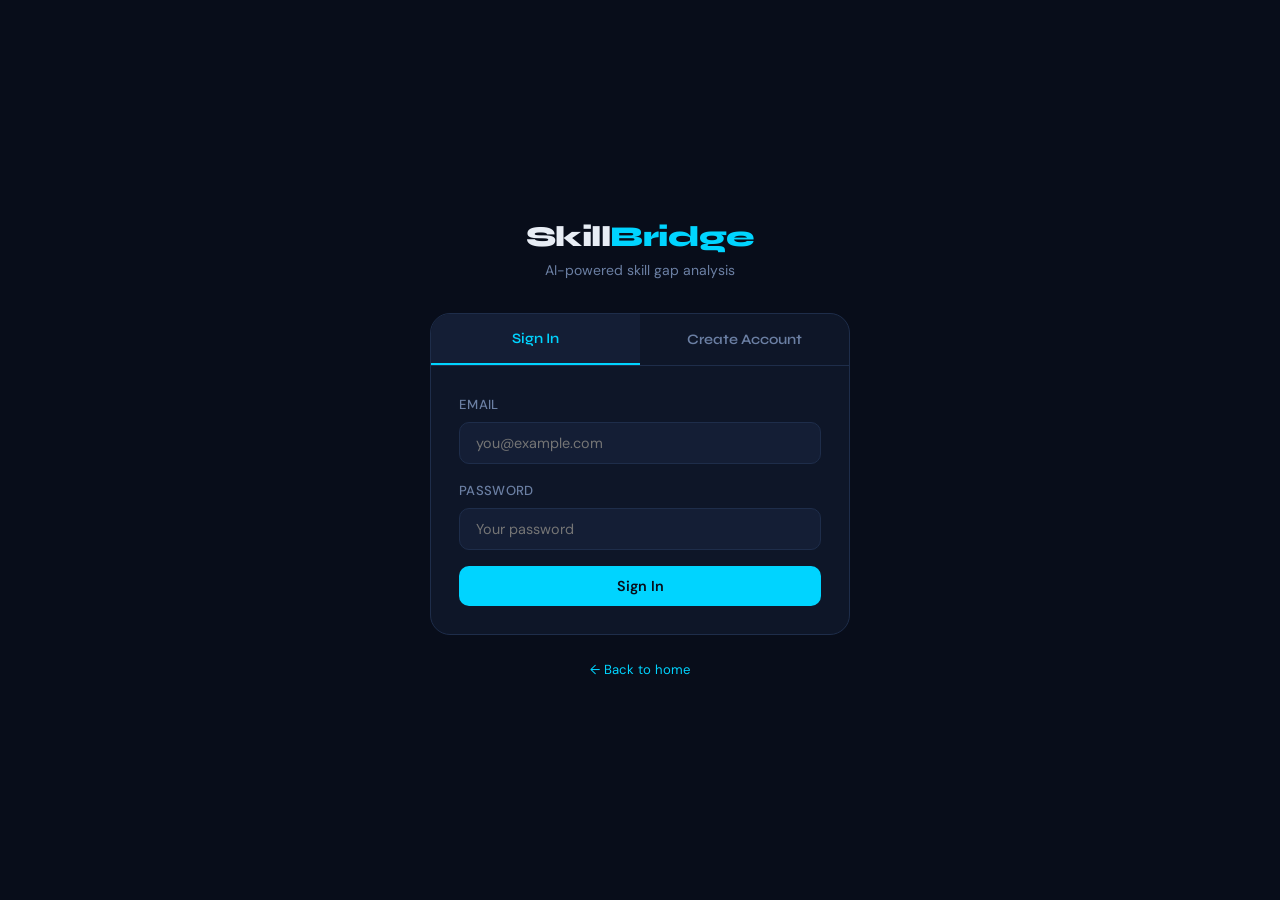
<file: frontend/results.html>
<!DOCTYPE html>
<html lang="en">
<head>
  <meta charset="UTF-8">
  <meta name="viewport" content="width=device-width, initial-scale=1.0">
  <title>SkillBridge — Your Results</title>
  <link rel="stylesheet" href="style.css">
  <style>
    /* ── TOP SECTION ── */
    .results-top {
      display: grid;
      grid-template-columns: auto 1fr;
      gap: 2rem;
      align-items: start;
      margin-bottom: 2rem;
    }
    @media(max-width:640px){ .results-top { grid-template-columns: 1fr; } }

    .score-block {
      background: var(--bg2);
      border: 1px solid var(--border);
      border-radius: var(--radius-lg);
      padding: 2rem;
      text-align: center;
      min-width: 200px;
    }
    .score-label {
      font-size: 0.75rem;
      text-transform: uppercase;
      letter-spacing: 1px;
      color: var(--muted);
      margin-bottom: 1.25rem;
    }
    .summary-block {
      background: var(--bg2);
      border: 1px solid var(--border);
      border-radius: var(--radius-lg);
      padding: 1.75rem;
    }
    .summary-role {
      font-size: 0.78rem;
      text-transform: uppercase;
      letter-spacing: 1px;
      color: var(--cyan);
      margin-bottom: 0.5rem;
    }
    .summary-text {
      font-size: 0.95rem;
      color: var(--muted);
      line-height: 1.7;
    }

    /* ── SKILL BARS ── */
    .skill-row {
      background: var(--bg2);
      border: 1px solid var(--border);
      border-radius: var(--radius);
      padding: 1.25rem 1.5rem;
      margin-bottom: 0.75rem;
    }
    .skill-row-top {
      display: flex;
      justify-content: space-between;
      align-items: center;
      margin-bottom: 0.6rem;
      flex-wrap: wrap;
      gap: 0.5rem;
    }
    .skill-row-name { font-weight: 600; font-size: 0.95rem; }
    .skill-row-meta { display: flex; align-items: center; gap: 0.75rem; font-size: 0.8rem; color: var(--muted); }

    .dual-bar { display: flex; flex-direction: column; gap: 0.3rem; }
    .bar-row  { display: flex; align-items: center; gap: 0.6rem; font-size: 0.75rem; color: var(--muted); }
    .bar-wrap { flex: 1; background: var(--bg3); border-radius: 99px; height: 5px; overflow: hidden; }
    .bar-fill  { height: 100%; border-radius: 99px; transition: width 0.8s cubic-bezier(0.4,0,0.2,1); }
    .bar-user  { background: var(--cyan); }
    .bar-req   { background: var(--muted); opacity: 0.5; }
    .bar-label { width: 55px; text-align: right; }

    .why-text {
      margin-top: 0.75rem;
      font-size: 0.82rem;
      color: var(--muted);
      padding-top: 0.75rem;
      border-top: 1px solid var(--border);
      line-height: 1.55;
    }
    .resource-link {
      display: inline-flex;
      align-items: center;
      gap: 0.35rem;
      margin-top: 0.5rem;
      font-size: 0.8rem;
      color: var(--cyan);
    }

    /* ── JOB PREDICTION ── */
    .prediction-card {
      background: var(--bg2);
      border: 1px solid var(--border);
      border-radius: var(--radius-lg);
      padding: 1.75rem;
      margin-bottom: 2rem;
    }
    .prediction-header {
      display: flex;
      align-items: center;
      justify-content: space-between;
      margin-bottom: 1.5rem;
      flex-wrap: wrap;
      gap: 1rem;
    }
    .prediction-title {
      font-family: 'Syne', sans-serif;
      font-size: 1.2rem;
      font-weight: 700;
    }

    .chance-display {
      display: flex;
      align-items: center;
      gap: 1.25rem;
    }
    .chance-number {
      font-family: 'Syne', sans-serif;
      font-size: 3rem;
      font-weight: 800;
      line-height: 1;
    }
    .chance-info {}
    .chance-label {
      font-size: 1rem;
      font-weight: 600;
      margin-bottom: 0.2rem;
    }
    .chance-sub { font-size: 0.8rem; color: var(--muted); }

    .chance-bar-wrap {
      background: var(--bg3);
      border-radius: 99px;
      height: 10px;
      overflow: hidden;
      margin-bottom: 1.5rem;
    }
    .chance-bar-fill {
      height: 100%;
      border-radius: 99px;
      transition: width 1s cubic-bezier(0.4,0,0.2,1);
    }

    .prediction-grid {
      display: grid;
      grid-template-columns: 1fr 1fr;
      gap: 1rem;
      margin-bottom: 1.25rem;
    }
    @media(max-width:580px){ .prediction-grid { grid-template-columns: 1fr; } }

    .pred-box {
      background: var(--bg3);
      border: 1px solid var(--border);
      border-radius: var(--radius);
      padding: 1rem 1.25rem;
    }
    .pred-box-title {
      font-size: 0.72rem;
      text-transform: uppercase;
      letter-spacing: 0.5px;
      margin-bottom: 0.65rem;
      font-weight: 600;
    }
    .pred-box-title.green { color: var(--green); }
    .pred-box-title.red   { color: var(--red); }

    .pred-item {
      display: flex;
      align-items: flex-start;
      gap: 0.5rem;
      font-size: 0.84rem;
      color: var(--muted);
      margin-bottom: 0.4rem;
      line-height: 1.45;
    }
    .pred-item::before { content: '→'; flex-shrink: 0; margin-top: 0.05rem; }

    .boost-box {
      background: rgba(0,212,255,0.06);
      border: 1px solid rgba(0,212,255,0.2);
      border-radius: var(--radius);
      padding: 1rem 1.25rem;
      margin-bottom: 0.75rem;
    }
    .boost-title { font-size: 0.72rem; text-transform: uppercase; letter-spacing: 0.5px; color: var(--cyan); font-weight: 600; margin-bottom: 0.4rem; }
    .boost-text  { font-size: 0.875rem; color: var(--text); }

    .market-box {
      background: var(--bg3);
      border-radius: var(--radius);
      padding: 0.85rem 1.1rem;
      font-size: 0.82rem;
      color: var(--muted);
    }
    .market-box strong { color: var(--text); }

    /* chance colour helpers */
    .chance-low      { color: var(--red); }
    .chance-moderate { color: var(--amber); }
    .chance-good     { color: var(--cyan); }
    .chance-strong   { color: var(--green); }

    .bar-low      { background: var(--red); }
    .bar-moderate { background: var(--amber); }
    .bar-good     { background: var(--cyan); }
    .bar-strong   { background: var(--green); }

    /* action bar */
    .action-bar {
      display: flex;
      gap: 1rem;
      flex-wrap: wrap;
      margin-top: 2rem;
    }
  </style>
</head>
<body>

<nav>
  <div class="nav-logo">Skill<span>Bridge</span></div>
  <ul class="nav-links">
    <li><a href="index.html">Home</a></li>
    <li><a href="analyzer.html">Analyzer</a></li>
    <li><a href="dashboard.html">Dashboard</a></li>
    <li><a href="roadmap.html">Roadmap</a></li>
    <li><a href="profile.html">Profile</a></li>
  </ul>
</nav>

<div class="container page">

  <div id="loading" class="loading-state">
    <div class="spinner"></div>
    <p>Loading your results...</p>
  </div>

  <div id="content" style="display:none;">

    <div class="page-header">
      <h1>Your Analysis Results</h1>
      <p id="result-subtitle">Here's how you compare to a real job requirement.</p>
    </div>

    <!-- Score + Summary -->
    <div class="results-top">
      <div class="score-block">
        <div class="score-label">Readiness Score</div>
        <div class="score-ring">
          <svg width="140" height="140" viewBox="0 0 140 140">
            <circle cx="70" cy="70" r="58" fill="none" stroke="var(--bg3)" stroke-width="10"/>
            <circle cx="70" cy="70" r="58" fill="none" stroke="var(--cyan)" stroke-width="10"
              stroke-linecap="round"
              stroke-dasharray="364"
              stroke-dashoffset="364"
              id="score-circle"/>
          </svg>
          <div class="score-ring-label">
            <div class="score-num" id="score-num">0</div>
            <div class="score-sub">/ 100</div>
          </div>
        </div>
      </div>
      <div class="summary-block">
        <div class="summary-role" id="summary-role">Loading...</div>
        <h2 style="font-size:1.2rem;margin-bottom:0.75rem;" id="summary-heading">AI Analysis</h2>
        <div class="summary-text" id="summary-text">Loading your personalised summary...</div>
      </div>
    </div>

    <!-- Job Hiring Prediction -->
    <div class="prediction-card">
      <div class="prediction-header">
        <div class="prediction-title">🎯 Hiring Chance Prediction</div>
        <div class="chance-display">
          <div class="chance-number" id="chance-number">—</div>
          <div class="chance-info">
            <div class="chance-label" id="chance-label">—</div>
            <div class="chance-sub">chance of getting hired now</div>
          </div>
        </div>
      </div>

      <div class="chance-bar-wrap">
        <div class="chance-bar-fill" id="chance-bar" style="width:0%"></div>
      </div>

      <div class="prediction-grid">
        <div class="pred-box">
          <div class="pred-box-title green">✓ Your Strengths</div>
          <div id="strengths-list"></div>
        </div>
        <div class="pred-box">
          <div class="pred-box-title red">✗ What's Blocking You</div>
          <div id="blockers-list"></div>
        </div>
      </div>

      <div class="boost-box">
        <div class="boost-title">⚡ Biggest Boost Action</div>
        <div class="boost-text" id="biggest-boost">—</div>
      </div>

      <div class="market-box">
        <strong>Market insight: </strong><span id="market-insight">—</span>
      </div>
    </div>

    <!-- Skill Gap Breakdown -->
    <h2 style="font-size:1.2rem;margin-bottom:1rem;">
      Skill Gap Breakdown
      <span style="font-size:0.8rem;font-weight:400;color:var(--muted);margin-left:0.5rem;">
        — cyan = you, grey = required
      </span>
    </h2>
    <div id="skills-list"></div>

    <div class="action-bar">
      <button class="btn btn-primary btn-lg" onclick="generateRoadmap()" id="roadmap-btn">
        Generate My Roadmap →
      </button>
      <a href="analyzer.html" class="btn btn-ghost btn-lg">Analyse Again</a>
    </div>

  </div>
</div>

<script src="api.js"></script>
<script>
  if (!requireLogin()) {}

  let analysisData = null;

  function getChanceClass(label) {
    const map = { Low:'low', Moderate:'moderate', Good:'good', Strong:'strong' };
    return map[label] || 'good';
  }

  function animateScore(target) {
    const circle = document.getElementById('score-circle');
    const numEl  = document.getElementById('score-num');
    const circumference = 364;
    let current = 0;
    const step = target / 60;
    const timer = setInterval(() => {
      current = Math.min(current + step, target);
      numEl.textContent = Math.round(current);
      const offset = circumference - (current / 100) * circumference;
      circle.style.strokeDashoffset = offset;
      if (current >= target) clearInterval(timer);
    }, 16);
  }

  function animateChance(target) {
    const bar   = document.getElementById('chance-bar');
    const numEl = document.getElementById('chance-number');
    let current = 0;
    const step  = target / 60;
    const timer = setInterval(() => {
      current = Math.min(current + step, target);
      numEl.textContent = Math.round(current) + '%';
      bar.style.width = current + '%';
      if (current >= target) clearInterval(timer);
    }, 16);
  }

  function renderSkills(skills) {
    const container = document.getElementById('skills-list');
    container.innerHTML = skills.map(s => {
      const userPct = (s.user_level / 10) * 100;
      const reqPct  = (s.required_level / 10) * 100;
      const priorityClass = s.priority === 'high' ? 'badge-high' : s.priority === 'medium' ? 'badge-medium' : 'badge-low';
      return `
        <div class="skill-row">
          <div class="skill-row-top">
            <span class="skill-row-name">${s.name}</span>
            <div class="skill-row-meta">
              <span class="badge ${priorityClass}">${s.priority} priority</span>
              <span>Gap: ${s.gap > 0 ? '+' + s.gap : s.gap}</span>
            </div>
          </div>
          <div class="dual-bar">
            <div class="bar-row">
              <span class="bar-label">You</span>
              <div class="bar-wrap">
                <div class="bar-fill bar-user" style="width:0%" data-target="${userPct}"></div>
              </div>
              <span>${s.user_level}/10</span>
            </div>
            <div class="bar-row">
              <span class="bar-label">Required</span>
              <div class="bar-wrap">
                <div class="bar-fill bar-req" style="width:0%" data-target="${reqPct}"></div>
              </div>
              <span>${s.required_level}/10</span>
            </div>
          </div>
          <div class="why-text">
            💡 ${s.why_it_matters}
            ${s.top_resource ? `<br><a href="${s.top_resource.url}" target="_blank" class="resource-link">
              📚 ${s.top_resource.title} <span style="color:var(--muted)">(${s.top_resource.type})</span>
            </a>` : ''}
          </div>
        </div>
      `;
    }).join('');

    // Animate bars
    setTimeout(() => {
      document.querySelectorAll('.bar-fill[data-target]').forEach(bar => {
        bar.style.width = bar.dataset.target + '%';
      });
    }, 100);
  }

  function renderPrediction(pred) {
    const cls = getChanceClass(pred.confidence_label);

    document.getElementById('chance-number').className = `chance-number chance-${cls}`;
    document.getElementById('chance-label').textContent = pred.confidence_label;
    document.getElementById('chance-label').className   = `chance-label chance-${cls}`;
    document.getElementById('chance-bar').className     = `chance-bar-fill bar-${cls}`;

    document.getElementById('strengths-list').innerHTML =
      (pred.strengths || []).map(s => `<div class="pred-item">${s}</div>`).join('');

    document.getElementById('blockers-list').innerHTML =
      (pred.blockers || []).map(b => `<div class="pred-item">${b}</div>`).join('');

    document.getElementById('biggest-boost').textContent  = pred.biggest_boost  || '—';
    document.getElementById('market-insight').textContent = pred.market_insight || '—';

    animateChance(pred.hiring_chance || 0);
  }

  async function load() {
    const loading = document.getElementById('loading');
    const content = document.getElementById('content');

    try {
      // Try local storage first (just came from analyzer)
      let data = getAnalysis();
      if (!data) {
        data = await AnalysisAPI.getLatest();
      }
      if (data.detail) throw new Error(data.detail);

      analysisData = data;

      document.getElementById('summary-role').textContent    = `Role: ${data.job_role}`;
      document.getElementById('summary-heading').textContent = `Your ${data.job_role} Readiness`;
      document.getElementById('summary-text').textContent    = data.summary;
      document.getElementById('result-subtitle').textContent =
        `Here's your AI-powered analysis for ${data.job_role}.`;

      loading.style.display = 'none';
      content.style.display = 'block';

      setTimeout(() => animateScore(data.overall_score || 0), 200);

      if (data.job_prediction && data.job_prediction.hiring_chance !== undefined) {
        renderPrediction(data.job_prediction);
      } else {
        document.querySelector('.prediction-card').innerHTML =
          '<p style="color:var(--muted);text-align:center;padding:1rem;">No hiring prediction data — please re-run the analysis.</p>';
      }

      renderSkills(data.skills || []);

    } catch (e) {
      loading.innerHTML = `<p style="color:var(--red);">Could not load results: ${e.message}</p>
        <a href="analyzer.html" class="btn btn-ghost" style="margin-top:1rem;">Run Analysis</a>`;
    }
  }

  async function generateRoadmap() {
    if (!analysisData) return;
    const btn = document.getElementById('roadmap-btn');
    btn.innerHTML = '<div class="spinner"></div> Generating...';
    btn.disabled  = true;

    try {
      const result = await RoadmapAPI.generate(
        analysisData.analysis_id,
        analysisData.job_role,
        analysisData.skills
      );
      if (result.detail) throw new Error(result.detail);
      saveRoadmap(result);
      window.location.href = 'roadmap.html';
    } catch (e) {
      btn.innerHTML = 'Generate My Roadmap →';
      btn.disabled  = false;
      alert('Roadmap generation failed: ' + e.message);
    }
  }

  load();
</script>
</body>
</html>
</file>
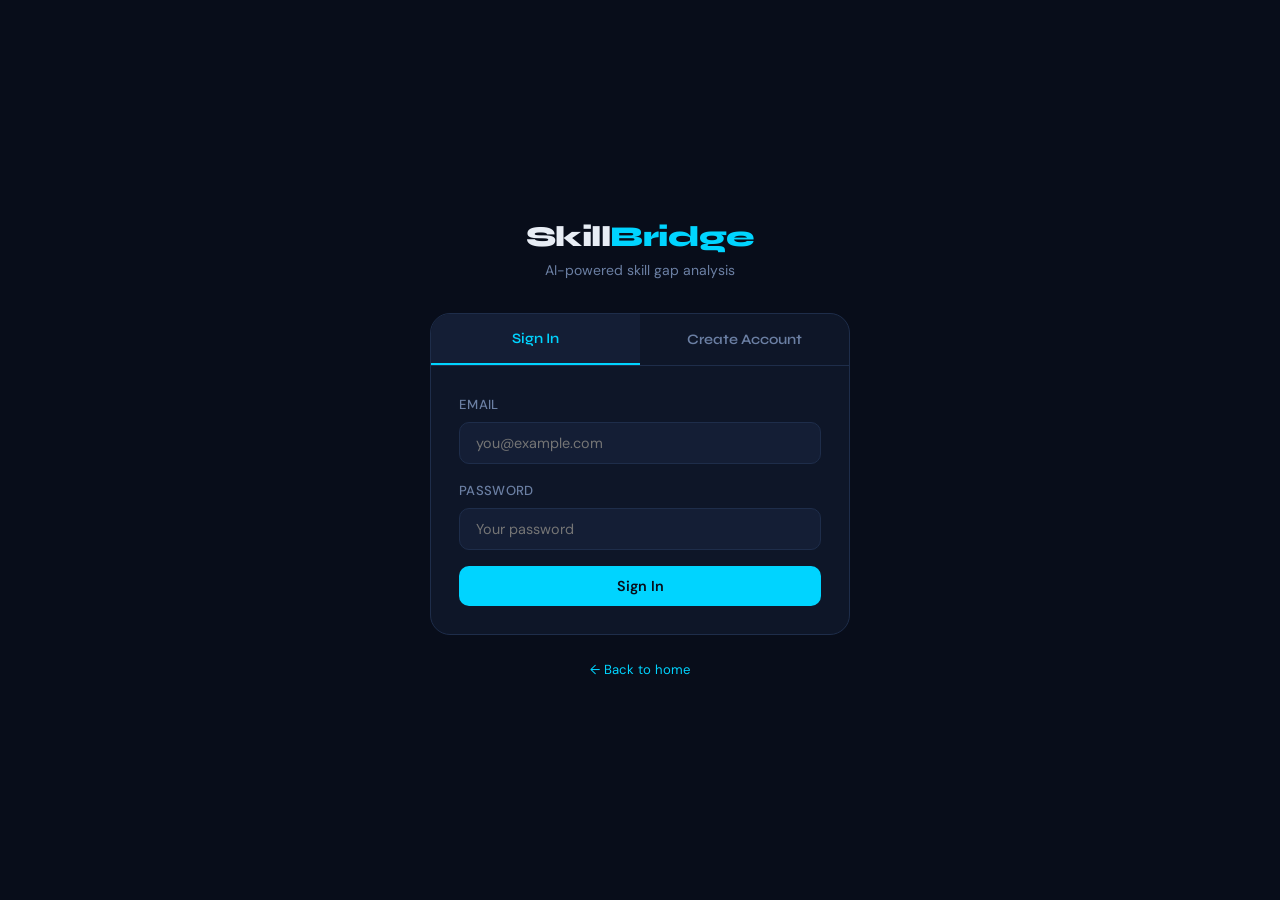
<file: frontend/roadmap.html>
<!DOCTYPE html>
<html lang="en">
<head>
  <meta charset="UTF-8">
  <meta name="viewport" content="width=device-width, initial-scale=1.0">
  <title>SkillBridge — My Roadmap</title>
  <link rel="stylesheet" href="style.css">
  <style>
    .roadmap-wrap { max-width: 760px; margin: 0 auto; }

    .progress-summary {
      background: var(--bg2);
      border: 1px solid var(--border);
      border-radius: var(--radius-lg);
      padding: 1.5rem;
      margin-bottom: 2rem;
      display: flex;
      align-items: center;
      gap: 1.5rem;
      flex-wrap: wrap;
    }
    .progress-summary-text { flex: 1; }
    .progress-summary-text h3 { font-size: 1rem; margin-bottom: 0.3rem; }
    .progress-summary-text p  { font-size: 0.83rem; color: var(--muted); }
    .progress-pct {
      font-family: 'Syne', sans-serif;
      font-size: 2.2rem;
      font-weight: 800;
      color: var(--cyan);
    }

    .week-block { margin-bottom: 2rem; }

    .week-header {
      display: flex;
      align-items: center;
      gap: 1rem;
      margin-bottom: 0.85rem;
    }
    .week-badge {
      background: var(--cyan-glow);
      border: 1px solid rgba(0,212,255,0.25);
      color: var(--cyan);
      font-family: 'Syne', sans-serif;
      font-size: 0.75rem;
      font-weight: 700;
      padding: 0.25rem 0.75rem;
      border-radius: 99px;
      white-space: nowrap;
    }
    .week-theme {
      font-family: 'Syne', sans-serif;
      font-size: 1rem;
      font-weight: 700;
    }

    .task-card {
      background: var(--bg2);
      border: 1px solid var(--border);
      border-radius: var(--radius);
      padding: 1.1rem 1.25rem;
      margin-bottom: 0.6rem;
      display: flex;
      gap: 1rem;
      align-items: flex-start;
      transition: all 0.2s;
    }
    .task-card:hover { border-color: var(--cyan); }
    .task-card.done {
      opacity: 0.55;
      border-color: var(--border);
    }
    .task-card.done .task-title { text-decoration: line-through; }

    .task-body { flex: 1; }
    .task-top {
      display: flex;
      align-items: center;
      justify-content: space-between;
      gap: 0.75rem;
      margin-bottom: 0.3rem;
      flex-wrap: wrap;
    }
    .task-title { font-weight: 600; font-size: 0.9rem; }
    .task-meta  { display: flex; align-items: center; gap: 0.6rem; }
    .task-hours { font-size: 0.76rem; color: var(--muted); }
    .task-desc  { font-size: 0.83rem; color: var(--muted); line-height: 1.5; margin-bottom: 0.5rem; }
    .task-link  {
      display: inline-flex;
      align-items: center;
      gap: 0.3rem;
      font-size: 0.78rem;
      color: var(--cyan);
    }
  </style>
</head>
<body>

<nav>
  <div class="nav-logo">Skill<span>Bridge</span></div>
  <ul class="nav-links">
    <li><a href="index.html">Home</a></li>
    <li><a href="analyzer.html">Analyzer</a></li>
    <li><a href="dashboard.html">Dashboard</a></li>
    <li><a href="roadmap.html" class="active">Roadmap</a></li>
    <li><a href="profile.html">Profile</a></li>
  </ul>
</nav>

<div class="container page">
  <div class="roadmap-wrap">

    <div id="loading" class="loading-state">
      <div class="spinner"></div>
      <p>Loading your roadmap...</p>
    </div>

    <div id="content" style="display:none;">

      <div class="page-header">
        <h1>My Learning Roadmap</h1>
        <p>Your personalised week-by-week plan to close every skill gap.</p>
      </div>

      <div class="progress-summary">
        <div class="progress-pct" id="prog-pct">0%</div>
        <div class="progress-summary-text">
          <h3>Overall Progress</h3>
          <p id="prog-label">0 of 0 tasks completed</p>
          <div class="progress-bar" style="margin-top:0.6rem;width:200px;">
            <div class="progress-fill" id="prog-bar" style="width:0%"></div>
          </div>
        </div>
        <a href="results.html" class="btn btn-ghost">← Back to Results</a>
      </div>

      <div id="weeks-container"></div>

    </div>
  </div>
</div>

<script src="api.js"></script>
<script>
  if (!requireLogin()) {}

  const TYPE_ICONS = {
    course:'📚', video:'🎬', documentation:'📄', practice:'⚒️'
  };

  let totalTasks = 0;
  let doneTasks  = 0;

  function updateProgress() {
    const pct = totalTasks > 0 ? Math.round((doneTasks / totalTasks) * 100) : 0;
    document.getElementById('prog-pct').textContent   = pct + '%';
    document.getElementById('prog-label').textContent = `${doneTasks} of ${totalTasks} tasks completed`;
    document.getElementById('prog-bar').style.width   = pct + '%';
  }

  async function toggleTask(taskId, cardEl) {
    const result = await RoadmapAPI.toggleTask(taskId);
    const isDone = result.is_completed;
    cardEl.classList.toggle('done', isDone);
    const cb = cardEl.querySelector('.task-check');
    if (cb) cb.checked = isDone;
    doneTasks += isDone ? 1 : -1;
    updateProgress();
  }

  function renderWeeks(weeks) {
    const container = document.getElementById('weeks-container');
    totalTasks = 0;
    doneTasks  = 0;

    container.innerHTML = weeks.map(week => {
      const tasks = week.tasks || [];
      totalTasks += tasks.length;
      doneTasks  += tasks.filter(t => t.is_completed).length;

      return `
        <div class="week-block">
          <div class="week-header">
            <span class="week-badge">Week ${week.week_number}</span>
            <span class="week-theme">${week.theme || ''}</span>
          </div>
          ${tasks.map(task => `
            <div class="task-card ${task.is_completed ? 'done' : ''}" id="task-${task.id}">
              <input type="checkbox" class="task-check"
                ${task.is_completed ? 'checked' : ''}
                onchange="toggleTask(${task.id}, document.getElementById('task-${task.id}'))">
              <div class="task-body">
                <div class="task-top">
                  <span class="task-title">${task.title}</span>
                  <div class="task-meta">
                    <span class="badge badge-cyan">${task.skill_name}</span>
                    <span class="task-hours">~${task.estimated_hours || 2}h</span>
                    <span>${TYPE_ICONS[task.resource_type] || '📄'}</span>
                  </div>
                </div>
                <div class="task-desc">${task.description}</div>
                ${task.resource_url ? `
                  <a href="${task.resource_url}" target="_blank" class="task-link">
                    Open resource ↗
                  </a>` : ''}
              </div>
            </div>
          `).join('')}
        </div>
      `;
    }).join('');

    updateProgress();
  }

  async function load() {
    const loading = document.getElementById('loading');
    const content = document.getElementById('content');

    try {
      let data = getRoadmap();
      if (!data || !data.weeks) {
        data = await RoadmapAPI.getLatest();
      }
      if (data.detail) throw new Error(data.detail);

      loading.style.display = 'none';
      content.style.display = 'block';

      renderWeeks(data.weeks || []);
    } catch(e) {
      loading.innerHTML = `
        <p style="color:var(--red);">${e.message}</p>
        <a href="results.html" class="btn btn-ghost" style="margin-top:1rem;">← Go to Results</a>
      `;
    }
  }

  load();
</script>
</body>
</html>
</file>
<file: frontend/style.css>
@import url('https://fonts.googleapis.com/css2?family=Syne:wght@400;600;700;800&family=DM+Sans:wght@300;400;500&display=swap');

*, *::before, *::after { box-sizing: border-box; margin: 0; padding: 0; }

:root {
  --bg:        #080d1a;
  --bg2:       #0e1628;
  --bg3:       #141e35;
  --border:    #1e2d4a;
  --cyan:      #00d4ff;
  --cyan-dim:  #00a8cc;
  --cyan-glow: rgba(0,212,255,0.12);
  --green:     #00e5a0;
  --amber:     #ffb547;
  --red:       #ff5c5c;
  --text:      #e8edf5;
  --muted:     #6b7fa3;
  --card:      #0e1628;
  --radius:    12px;
  --radius-lg: 20px;
}

html { scroll-behavior: smooth; }

body {
  background: var(--bg);
  color: var(--text);
  font-family: 'DM Sans', sans-serif;
  font-size: 15px;
  line-height: 1.6;
  min-height: 100vh;
}

h1, h2, h3, h4 { font-family: 'Syne', sans-serif; line-height: 1.2; }

a { color: var(--cyan); text-decoration: none; }
a:hover { color: var(--cyan-dim); }

/* ── NAV ── */
nav {
  position: sticky;
  top: 0;
  z-index: 100;
  background: rgba(8,13,26,0.92);
  backdrop-filter: blur(12px);
  border-bottom: 1px solid var(--border);
  padding: 0 2rem;
  height: 60px;
  display: flex;
  align-items: center;
  justify-content: space-between;
}

.nav-logo {
  font-family: 'Syne', sans-serif;
  font-weight: 800;
  font-size: 1.2rem;
  color: var(--text);
  letter-spacing: -0.5px;
}

.nav-logo span { color: var(--cyan); }

.nav-links {
  display: flex;
  align-items: center;
  gap: 0.25rem;
  list-style: none;
}

.nav-links a {
  color: var(--muted);
  font-size: 0.875rem;
  font-weight: 500;
  padding: 0.4rem 0.85rem;
  border-radius: 8px;
  transition: all 0.2s;
}

.nav-links a:hover,
.nav-links a.active {
  color: var(--text);
  background: var(--bg3);
}

.nav-btn {
  background: var(--cyan);
  color: var(--bg) !important;
  border-radius: 8px;
  padding: 0.4rem 1rem !important;
  font-weight: 600 !important;
}

.nav-btn:hover { background: var(--cyan-dim) !important; }

/* ── LAYOUT ── */
.container { max-width: 1100px; margin: 0 auto; padding: 0 1.5rem; }
.page { padding: 2.5rem 0 4rem; }

/* ── CARDS ── */
.card {
  background: var(--card);
  border: 1px solid var(--border);
  border-radius: var(--radius-lg);
  padding: 1.75rem;
}

.card-sm { padding: 1.25rem 1.5rem; border-radius: var(--radius); }

/* ── BUTTONS ── */
.btn {
  display: inline-flex;
  align-items: center;
  gap: 0.5rem;
  padding: 0.7rem 1.5rem;
  border-radius: 10px;
  font-family: 'DM Sans', sans-serif;
  font-size: 0.9rem;
  font-weight: 500;
  cursor: pointer;
  transition: all 0.2s;
  border: none;
  text-decoration: none;
}

.btn-primary {
  background: var(--cyan);
  color: var(--bg);
  font-weight: 600;
}
.btn-primary:hover { background: var(--cyan-dim); transform: translateY(-1px); color: var(--bg); }

.btn-outline {
  background: transparent;
  color: var(--cyan);
  border: 1px solid var(--cyan);
}
.btn-outline:hover { background: var(--cyan-glow); }

.btn-ghost {
  background: var(--bg3);
  color: var(--text);
  border: 1px solid var(--border);
}
.btn-ghost:hover { border-color: var(--muted); }

.btn-lg { padding: 0.9rem 2rem; font-size: 1rem; border-radius: 12px; }
.btn-full { width: 100%; justify-content: center; }

/* ── BADGES ── */
.badge {
  display: inline-block;
  padding: 0.2rem 0.65rem;
  border-radius: 20px;
  font-size: 0.75rem;
  font-weight: 600;
  letter-spacing: 0.3px;
}
.badge-high   { background: rgba(255,92,92,0.15);   color: var(--red);   border: 1px solid rgba(255,92,92,0.3); }
.badge-medium { background: rgba(255,181,71,0.15);  color: var(--amber); border: 1px solid rgba(255,181,71,0.3); }
.badge-low    { background: rgba(0,229,160,0.15);   color: var(--green); border: 1px solid rgba(0,229,160,0.3); }
.badge-cyan   { background: rgba(0,212,255,0.12);   color: var(--cyan);  border: 1px solid rgba(0,212,255,0.25); }

/* ── FORMS ── */
.form-group { display: flex; flex-direction: column; gap: 0.4rem; }

label {
  font-size: 0.82rem;
  font-weight: 500;
  color: var(--muted);
  letter-spacing: 0.3px;
  text-transform: uppercase;
}

input, textarea, select {
  background: var(--bg3);
  border: 1px solid var(--border);
  border-radius: 10px;
  color: var(--text);
  font-family: 'DM Sans', sans-serif;
  font-size: 0.9rem;
  padding: 0.7rem 1rem;
  transition: border-color 0.2s;
  outline: none;
  width: 100%;
}

input:focus, textarea:focus, select:focus {
  border-color: var(--cyan);
  box-shadow: 0 0 0 3px var(--cyan-glow);
}

/* ── PROGRESS BAR ── */
.progress-bar {
  height: 6px;
  background: var(--bg3);
  border-radius: 99px;
  overflow: hidden;
}

.progress-fill {
  height: 100%;
  border-radius: 99px;
  background: var(--cyan);
  transition: width 0.8s cubic-bezier(0.4, 0, 0.2, 1);
}

/* ── SCORE RING ── */
.score-ring { position: relative; display: inline-flex; align-items: center; justify-content: center; }
.score-ring svg { transform: rotate(-90deg); }
.score-ring-label {
  position: absolute;
  text-align: center;
}
.score-ring-label .score-num {
  font-family: 'Syne', sans-serif;
  font-weight: 800;
  font-size: 2.2rem;
  color: var(--cyan);
  line-height: 1;
}
.score-ring-label .score-sub {
  font-size: 0.72rem;
  color: var(--muted);
  text-transform: uppercase;
  letter-spacing: 1px;
}

/* ── ALERTS ── */
.alert {
  padding: 0.75rem 1rem;
  border-radius: 10px;
  font-size: 0.875rem;
  display: none;
}
.alert.show { display: block; }
.alert-error   { background: rgba(255,92,92,0.1);   color: var(--red);   border: 1px solid rgba(255,92,92,0.25); }
.alert-success { background: rgba(0,229,160,0.1);   color: var(--green); border: 1px solid rgba(0,229,160,0.25); }
.alert-info    { background: rgba(0,212,255,0.08);  color: var(--cyan);  border: 1px solid rgba(0,212,255,0.2); }

/* ── LOADING ── */
.spinner {
  width: 20px; height: 20px;
  border: 2px solid var(--border);
  border-top-color: var(--cyan);
  border-radius: 50%;
  animation: spin 0.7s linear infinite;
}
@keyframes spin { to { transform: rotate(360deg); } }

.loading-state {
  display: flex;
  flex-direction: column;
  align-items: center;
  gap: 1rem;
  padding: 4rem 2rem;
  color: var(--muted);
}

/* ── DIVIDER ── */
.divider {
  height: 1px;
  background: var(--border);
  margin: 1.5rem 0;
}

/* ── GRID ── */
.grid-2 { display: grid; grid-template-columns: 1fr 1fr; gap: 1.25rem; }
.grid-3 { display: grid; grid-template-columns: repeat(3, 1fr); gap: 1.25rem; }
.grid-4 { display: grid; grid-template-columns: repeat(4, 1fr); gap: 1rem; }

@media (max-width: 768px) {
  .grid-2, .grid-3, .grid-4 { grid-template-columns: 1fr; }
  nav { padding: 0 1rem; }
  .container { padding: 0 1rem; }
}

/* ── RANGE SLIDER ── */
input[type="range"] {
  -webkit-appearance: none;
  background: var(--bg3);
  height: 6px;
  border-radius: 99px;
  border: none;
  padding: 0;
  cursor: pointer;
}
input[type="range"]::-webkit-slider-thumb {
  -webkit-appearance: none;
  width: 18px; height: 18px;
  border-radius: 50%;
  background: var(--cyan);
  cursor: pointer;
  box-shadow: 0 0 0 3px var(--cyan-glow);
  transition: transform 0.15s;
}
input[type="range"]::-webkit-slider-thumb:hover { transform: scale(1.2); }

/* ── CHECKBOX ── */
.task-check {
  width: 18px; height: 18px;
  accent-color: var(--cyan);
  cursor: pointer;
  flex-shrink: 0;
}

/* ── PAGE HEADER ── */
.page-header { margin-bottom: 2rem; }
.page-header h1 { font-size: 1.9rem; margin-bottom: 0.4rem; }
.page-header p  { color: var(--muted); }

/* ── STAT CARD ── */
.stat-card {
  background: var(--card);
  border: 1px solid var(--border);
  border-radius: var(--radius);
  padding: 1.25rem 1.5rem;
}
.stat-card .stat-label { font-size: 0.78rem; color: var(--muted); text-transform: uppercase; letter-spacing: 0.5px; margin-bottom: 0.4rem; }
.stat-card .stat-value { font-family: 'Syne', sans-serif; font-size: 1.9rem; font-weight: 700; color: var(--cyan); line-height: 1; }
.stat-card .stat-sub   { font-size: 0.8rem; color: var(--muted); margin-top: 0.25rem; }
</file>
